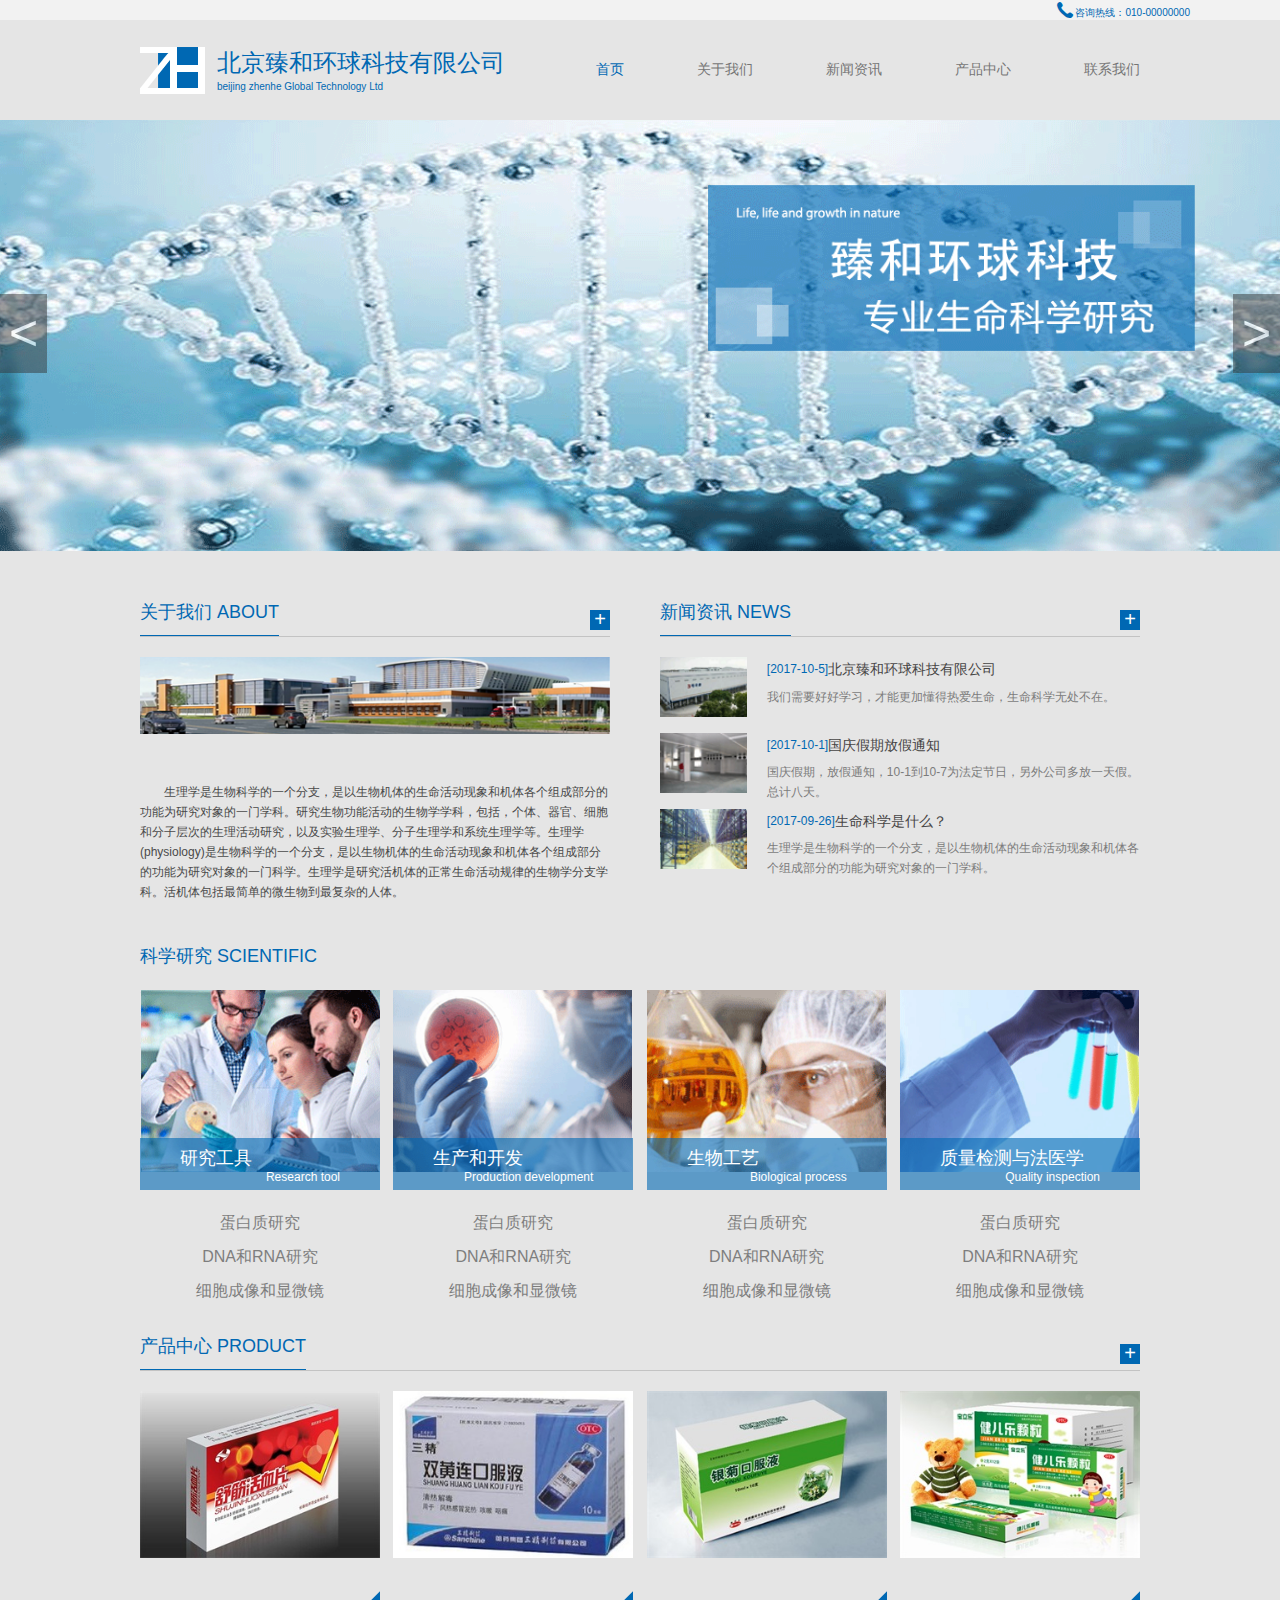
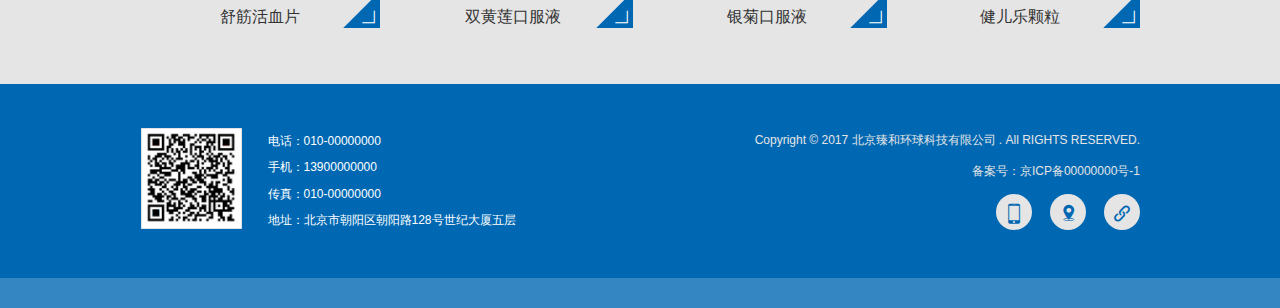
<file: index.html>
<!DOCTYPE html>
<html lang="en">
<head>
	<meta charset="UTF-8">
	<title>Document</title>
	<link rel="stylesheet" href="css/index.css">
	<link rel="stylesheet" href="iconfont/iconfont.css">
	
</head>
<body>
	<header>
		<div class="_headtop">
			<div class="_headtopcenter"><i class="iconfont">&#xe653;</i> 咨询热线：010-00000000</div>
		</div>
		<div class="_headcenter">
			<div class="_headleft">
				<div class="_hdleftimg">
					<img src="img/logo.png" alt="">
				</div>
				<div class="_leftname">
					<h1>北京臻和环球科技有限公司</h1>
					<h2>beijing zhenhe Global Technology Ltd</h2>
				</div>
			</div>
			<div class="_headright">
			<ul>
				<li><a href="">首页</a></li>
				<li><a href="gywm.html">关于我们</a></li>
				<li><a href="xwzx.html">新闻资讯</a></li>
				<li><a href="cpzx.html">产品中心</a></li>
				
				<li><a href="lxwm.html">联系我们</a></li>
			</ul>
			</div>
		</div>
		
		
	</header>
	<section class="_banner">
		<ul>
			<li><img src="img/banner1.png" alt=""></li>
			<li><img src="img/banner2.png" alt=""></li>
			<li><img src="img/banner3.png" alt=""></li>
			
			
			
		</ul>
		
		<a href="javascript:;" class="_bannerleft">&lt;</a>
		<a href="javascript:;" class="_bannerright">&gt;</a>
		
		
	</section>
	<main>
		<div class="_section1">
			<div class="_about_us">
				<div class="_ustop">
					<h3>关于我们 ABOUT</h3>
					<a href="gywm.html" class="_sect1jia">+</a>
					
				</div>
				<div class="_usbottom">
					<div class="_usbottom_img"><img src="img/aboutus1.png" alt=""></div>
					<p>生理学是生物科学的一个分支，是以生物机体的生命活动现象和机体各个组成部分的功能为研究对象的一门学科。研究生物功能活动的生物学学科，包括，个体、器官、细胞和分子层次的生理活动研究，以及实验生理学、分子生理学和系统生理学等。生理学(physiology)是生物科学的一个分支，是以生物机体的生命活动现象和机体各个组成部分的功能为研究对象的一门科学。生理学是研究活机体的正常生命活动规律的生物学分支学科。活机体包括最简单的微生物到最复杂的人体。</p>
				</div>
			</div>
			<div class="_new_infor">
				<div class="_ustop">
					<h3>新闻资讯 NEWS</h3>
					<a href="xwzx.html" class="_sect1jia">+</a>
				</div>
				<div class="_usbottom">
					<ul>
						<li><a href="xqy.html">
							<div class="_newsimg"><img src="img/news1.png" alt=""></div>
							<div class="_newstext">
								<span><h3>[2017-10-5]</h3>北京臻和环球科技有限公司</span>
								<h5>我们需要好好学习，才能更加懂得热爱生命，生命科学无处不在。</h5>
							</div>
						</a></li>
						<li><a href="">
							<div class="_newsimg"><img src="img/news2.png" alt=""></div>
							<div class="_newstext">
								<span><h3>[2017-10-1]</h3>国庆假期放假通知</span>
								<h5>国庆假期，放假通知，10-1到10-7为法定节日，另外公司多放一天假。总计八天。</h5>
							</div>
						</a></li>
						<li><a href="">
							<div class="_newsimg"><img src="img/news3.png" alt=""></div>
							<div class="_newstext">
								<span><h3>[2017-09-26]</h3>生命科学是什么？</span>
								<h5>生理学是生物科学的一个分支，是以生物机体的生命活动现象和机体各个组成部分的功能为研究对象的一门学科。</h5>
							</div>
						</a></li>	
					</ul>
				</div>
			</div>
		</div>
		
<!--	科学研究-->
	<div class="_section2">
		<div class="_sectitle">科学研究 SCIENTIFIC</div>
		<div class="_sect2main">
			<ul>
				<li><a href="">
					<div class="_imglist"><img src="img/kxyanjiu1.png" alt="">
					
					<div class="_zezhao">
						<h1>研究工具</h1>
						<h2>Research tool</h2>
					</div>
					</div>
					<div class="_kexuetext">
						<span>蛋白质研究</span>
						<span>DNA和RNA研究</span>
						<span>细胞成像和显微镜</span>
					</div>
				</a></li>
				<li><a href="">
					<div class="_imglist"><img src="img/kxyanjiu2.png" alt="">
					
					<div class="_zezhao">
						<h1>生产和开发</h1>
						<h2>Production development</h2>
					</div>
					</div>
					<div class="_kexuetext">
						<span>蛋白质研究</span>
						<span>DNA和RNA研究</span>
						<span>细胞成像和显微镜</span>
					</div>
				</a></li>
				<li><a href="">
					<div class="_imglist"><img src="img/kxyanjiu3.png" alt="">
					
					<div class="_zezhao">
						<h1>生物工艺</h1>
						<h2>Biological process</h2>
					</div>
					</div>
					<div class="_kexuetext">
						<span>蛋白质研究</span>
						<span>DNA和RNA研究</span>
						<span>细胞成像和显微镜</span>
					</div>
				</a></li>
				<li><a href="">
					<div class="_imglist"><img src="img/kxyanjiu4.png" alt="">
					
					<div class="_zezhao">
						<h1>质量检测与法医学</h1>
						<h2>Quality inspection</h2>
					</div>
					</div>
					<div class="_kexuetext">
						<span>蛋白质研究</span>
						<span>DNA和RNA研究</span>
						<span>细胞成像和显微镜</span>
					</div>
				</a></li>	
			</ul>	
		</div>	
	</div>
<!--产品中心=====================================-->
<div class="_section2">
		<div class="_ustop">
					<h3>产品中心 PRODUCT</h3>
					<a href="cpzx.html" class="_sect1jia">+</a>
					
				</div>
		<div class="_sect3main">
			<ul>
				<li><a href="">
					<div class="_imglist2"><img src="img/cp1.PNG" alt="">
					</div>
					<div class="_kexuetext">
						<h3>舒筋活血片</h3>
						<div class="_sanjiaox">
							<i class="iconfont">&#xe602;</i>
						</div>
					</div>
				</a></li>
				<li><a href="">
					<div class="_imglist2"><img src="img/cp2.PNG" alt="">
					</div>
					<div class="_kexuetext">
						<h3>双黄莲口服液</h3>
						<div class="_sanjiaox">
							<i class="iconfont">&#xe602;</i>
						</div>
					</div>
				</a></li>
				<li><a href="">
					<div class="_imglist2"><img src="img/cp3.PNG" alt="">
					</div>
					<div class="_kexuetext">
						<h3>银菊口服液</h3>
						<div class="_sanjiaox">
							<i class="iconfont">&#xe602;</i>
						</div>
					</div>
				</a></li>
				<li><a href="">
					<div class="_imglist2"><img src="img/cp4.PNG" alt="">
					</div>
					<div class="_kexuetext">
						<h3>健儿乐颗粒</h3>
						<div class="_sanjiaox">
							<i class="iconfont">&#xe602;</i>
						</div>
					</div>
				</a></li>
				
			</ul>	
		</div>	
	</div>
		
		
		
	</main>
	
	
	<footer>
		<div class="_foottop">
			<div class="_fttpcenter">
				<div class="_fttpleft">
					<div class="_lftimg"><img src="img/erweima.png" alt=""></div>
					<div class="_lfttext">
						<ul>
							<li>电话：010-00000000</li>
							<li>手机：13900000000</li>
							<li>传真：010-00000000</li>
							<li>地址：北京市朝阳区朝阳路128号世纪大厦五层</li>
						</ul>
					</div>
				</div>
				<div class="_fttpright">
					<h5>Copyright © 2017 北京臻和环球科技有限公司 . All RIGHTS RESERVED.</h5>
					<h5>备案号：京ICP备00000000号-1</h5>
					<div class="_fttprighticon">
						<a href="" class="_ico"><i class="iconfont">&#xe6b8;</i></a>
						<a href="" class="_ico"><i class="iconfont">&#xe613;</i></a>
						<a href="" class="_ico"><i class="iconfont">&#xe604;</i></a>
					</div>
					
				</div>
			</div>
		</div>
		<div class="_footbottom"></div>
		
	
			
		
	</footer>
</body>
</html>
<script>
	window.onload=function(){
		let baner=document.getElementsByClassName('_banner')[0];
		let banerul=baner.getElementsByTagName('ul')[0];
		let banimg=banerul.getElementsByTagName('li');
		let banleft=document.getElementsByClassName('_bannerleft')[0];
		let banright=document.getElementsByClassName('_bannerright')[0];
		let num=0;

		banimg[0].style.opacity='1';
		function fn(){
			num++;
			if(num==banimg.length){
				num=0;
			}
			for(let i=0;i<banimg.length;i++){
				banimg[i].style.opacity='0';
			}
			banimg[num].style.opacity='1';
			
		}
		function fn1(){
			num--;
			if(num==-1){
				num=banimg.length-1;
			}
			for(let i=0;i<banimg.length;i++){
				banimg[i].style.opacity='0';
			}
			banimg[num].style.opacity='1';
			
		}
	
	let t=setInterval(fn,3000);
		baner.onmouseover=function(){
			clearInterval(t);
			console.log(1);
		}
		baner.onmouseout=function(){
			t=setInterval(fn,3000);
			console.log(2);
		}
	banright.onclick=function(){
		
		fn();
	
	}
	banleft.onclick=function(){
		
		fn1();
	
	}

	



}




</script>
</file>
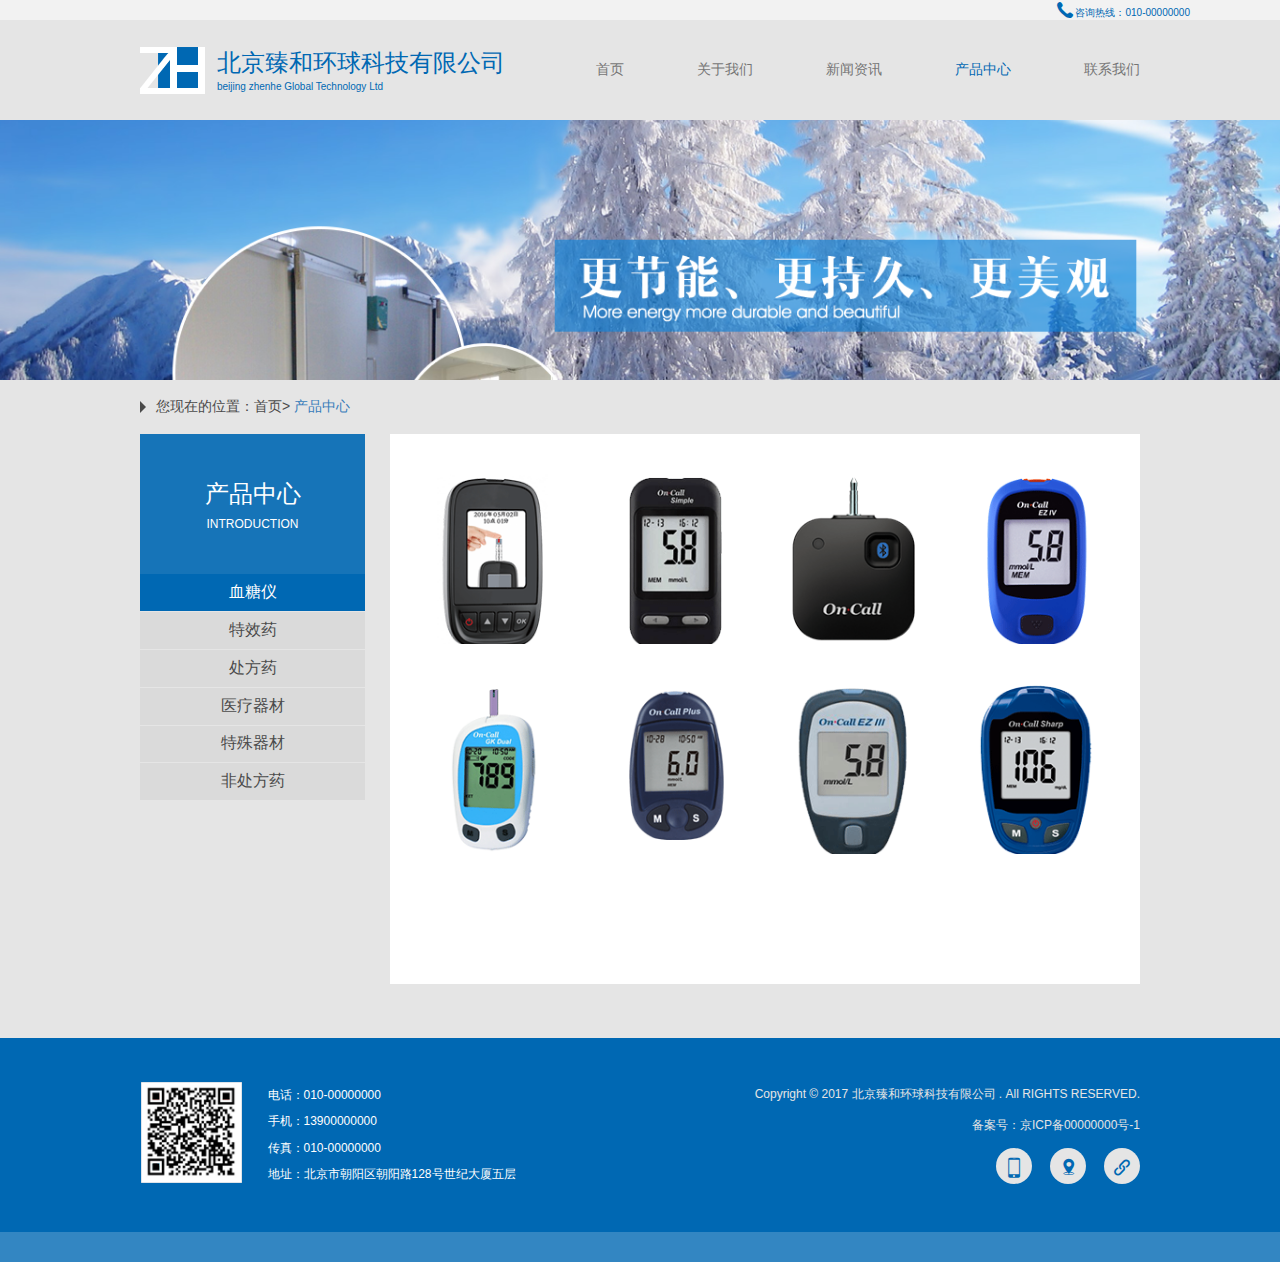
<file: cpzx.html>
<!DOCTYPE html>
<html lang="en">
<head>
	<meta charset="UTF-8">
	<title>Document</title>
	<link rel="stylesheet" href="css/cpzx.css">
	<link rel="stylesheet" href="iconfont/iconfont.css">
	<script src="js/jquery.min.js"></script>
</head>
<body>
	<header>
		<div class="_headtop">
			<div class="_headtopcenter"><i class="iconfont">&#xe653;</i> 咨询热线：010-00000000</div>
		</div>
		<div class="_headcenter">
			<div class="_headleft">
				<div class="_hdleftimg">
					<img src="img/logo.png" alt="">
				</div>
				<div class="_leftname">
					<h1>北京臻和环球科技有限公司</h1>
					<h2>beijing zhenhe Global Technology Ltd</h2>
				</div>
			</div>
			<div class="_headright">
			<ul>
				<li><a href="index.html">首页</a></li>
				<li><a href="gywm.html">关于我们</a></li>
				<li><a href="xwzx.html">新闻资讯</a></li>
				<li><a href="cpzx.html">产品中心</a></li>
				
				<li><a href="lxwm.html">联系我们</a></li>
			</ul>
			</div>
		</div>
		
		
	</header>
	<section>
		
		<img src="img/banner2.png" alt="">
		
	</section>
	<main>
		<div class="mainCenter">
			<div class="maintop">
				<div class="left">
					<div class="sanjiaoxin"></div>
					<h4>您现在的位置：首页&gt;</h4>
					<h4>产品中心</h4>
				</div>
				<div class="right">
					
				</div>
			</div>
			<div class="bigbox">
				<div class="left">
				<div class="leftTop">
					<h2>产品中心</h2>
					<h3>INTRODUCTION</h3>
				</div>
					<ul>
						<li class="leftjs">
							<h2>血糖仪</h2>
						</li>
						<li class="leftjs">
							<h2>特效药</h2>
						</li>
						<li class="leftjs">
							<h2>处方药</h2>
						</li>
						<li class="leftjs">
							<h2>医疗器材</h2>
						</li>
						<li class="leftjs">
							<h2>特殊器材</h2>
						</li>
						<li class="leftjs">
							<h2>非处方药</h2>
						</li>
						
						
					</ul>
				</div>
				<div class="right">
					<ul class="rightjs">
						<li><a href="xqy.html"><img src="img/xty11.png" alt="">
						
						<div class="_name">血糖仪AR-1</div>
						
						</a></li>
						<li><a href="xqy.html"><img src="img/xty12.png" alt="">
						<div class="_name">血糖仪AR-2</div>
						</a></li>
						<li><a href="xqy.html"><img src="img/xty13.png" alt="">
						<div class="_name">血糖仪SR-1</div>
						</a></li>
						<li><a href="xqy.html"><img src="img/xty14.png" alt="">
						<div class="_name">血糖仪ZN-1</div>
						</a></li>
						<li><a href="xqy.html"><img src="img/xty15.png" alt="">
						<div class="_name">血糖仪ZN-2</div>
						</a></li>
						<li><a href="xqy.html"><img src="img/xty16.png" alt="">
						<div class="_name">血糖仪ZN-S</div>
						</a></li>
						<li><a href="xqy.html"><img src="img/xty17.png" alt="">
						<div class="_name">血糖仪DW-1</div>
						</a></li>
						<li><a href="xqy.html"><img src="img/xty18.png" alt="">
						<div class="_name">血糖仪DW-2</div>
						</a></li>
					</ul>
					<ul class="rightjs">
						<li><a href="xqy.html"><img src="img/xty14.png" alt="">
						
						<div class="_name">血糖仪AR-1</div>
						
						</a></li>
						<li><a href="xqy.html"><img src="img/xty15.png" alt="">
						<div class="_name">血糖仪AR-2</div>
						</a></li>
						<li><a href="xqy.html"><img src="img/xty11.png" alt="">
						<div class="_name">血糖仪SR-1</div>
						</a></li>
						<li><a href="xqy.html"><img src="img/xty13.png" alt="">
						<div class="_name">血糖仪ZN-1</div>
						</a></li>
						<li><a href="xqy.html"><img src="img/xty12.png" alt="">
						<div class="_name">血糖仪ZN-2</div>
						</a></li>
						<li><a href="xqy.html"><img src="img/xty16.png" alt="">
						<div class="_name">血糖仪ZN-S</div>
						</a></li>
						<li><a href="xqy.html"><img src="img/xty17.png" alt="">
						<div class="_name">血糖仪DW-1</div>
						</a></li>
						<li><a href="xqy.html"><img src="img/xty18.png" alt="">
						<div class="_name">血糖仪DW-2</div>
						</a></li>
					</ul>
					<ul class="rightjs">
						<li><a href="xqy.html"><img src="img/xty18.png" alt="">
						
						<div class="_name">血糖仪AR-1</div>
						
						</a></li>
						<li><a href="xqy.html"><img src="img/xty17.png" alt="">
						<div class="_name">血糖仪AR-2</div>
						</a></li>
						<li><a href="xqy.html"><img src="img/xty16.png" alt="">
						<div class="_name">血糖仪SR-1</div>
						</a></li>
						<li><a href="xqy.html"><img src="img/xty15.png" alt="">
						<div class="_name">血糖仪ZN-1</div>
						</a></li>
						<li><a href="xqy.html"><img src="img/xty14.png" alt="">
						<div class="_name">血糖仪ZN-2</div>
						</a></li>
						<li><a href="xqy.html"><img src="img/xty13.png" alt="">
						<div class="_name">血糖仪ZN-S</div>
						</a></li>
						<li><a href="xqy.html"><img src="img/xty12.png" alt="">
						<div class="_name">血糖仪DW-1</div>
						</a></li>
						<li><a href="xqy.html"><img src="img/xty11.png" alt="">
						<div class="_name">血糖仪DW-2</div>
						</a></li>
					</ul>
					<ul class="rightjs">
						<li><a href="xqy.html"><img src="img/xty16.png" alt="">
						
						<div class="_name">血糖仪AR-1</div>
						
						</a></li>
						<li><a href="xqy.html"><img src="img/xty13.png" alt="">
						<div class="_name">血糖仪AR-2</div>
						</a></li>
						<li><a href="xqy.html"><img src="img/xty12.png" alt="">
						<div class="_name">血糖仪SR-1</div>
						</a></li>
						<li><a href="xqy.html"><img src="img/xty11.png" alt="">
						<div class="_name">血糖仪ZN-1</div>
						</a></li>
						<li><a href="xqy.html"><img src="img/xty15.png" alt="">
						<div class="_name">血糖仪ZN-2</div>
						</a></li>
						<li><a href="xqy.html"><img src="img/xty14.png" alt="">
						<div class="_name">血糖仪ZN-S</div>
						</a></li>
						<li><a href="xqy.html"><img src="img/xty17.png" alt="">
						<div class="_name">血糖仪DW-1</div>
						</a></li>
						<li><a href="xqy.html"><img src="img/xty18.png" alt="">
						<div class="_name">血糖仪DW-2</div>
						</a></li>
					</ul>
					<ul class="rightjs">
						<li><a href="xqy.html"><img src="img/xty13.png" alt="">
						
						<div class="_name">血糖仪AR-1</div>
						
						</a></li>
						<li><a href="xqy.html"><img src="img/xty12.png" alt="">
						<div class="_name">血糖仪AR-2</div>
						</a></li>
						<li><a href="xqy.html"><img src="img/xty11.png" alt="">
						<div class="_name">血糖仪SR-1</div>
						</a></li>
						<li><a href="xqy.html"><img src="img/xty14.png" alt="">
						<div class="_name">血糖仪ZN-1</div>
						</a></li>
						<li><a href="xqy.html"><img src="img/xty15.png" alt="">
						<div class="_name">血糖仪ZN-2</div>
						</a></li>
						<li><a href="xqy.html"><img src="img/xty18.png" alt="">
						<div class="_name">血糖仪ZN-S</div>
						</a></li>
						<li><a href="xqy.html"><img src="img/xty17.png" alt="">
						<div class="_name">血糖仪DW-1</div>
						</a></li>
						<li><a href="xqy.html"><img src="img/xty16.png" alt="">
						<div class="_name">血糖仪DW-2</div>
						</a></li>
					</ul>
					<ul class="rightjs">
						<li><a href="xqy.html"><img src="img/xty17.png" alt="">
						
						<div class="_name">血糖仪AR-1</div>
						
						</a></li>
						<li><a href="xqy.html"><img src="img/xty14.png" alt="">
						<div class="_name">血糖仪AR-2</div>
						</a></li>
						<li><a href="xqy.html"><img src="img/xty18.png" alt="">
						<div class="_name">血糖仪SR-1</div>
						</a></li>
						<li><a href="xqy.html"><img src="img/xty12.png" alt="">
						<div class="_name">血糖仪ZN-1</div>
						</a></li>
						<li><a href="xqy.html"><img src="img/xty15.png" alt="">
						<div class="_name">血糖仪ZN-2</div>
						</a></li>
						<li><a href="xqy.html"><img src="img/xty16.png" alt="">
						<div class="_name">血糖仪ZN-S</div>
						</a></li>
						<li><a href="xqy.html"><img src="img/xty11.png" alt="">
						<div class="_name">血糖仪DW-1</div>
						</a></li>
						<li><a href="xqy.html"><img src="img/xty13.png" alt="">
						<div class="_name">血糖仪DW-2</div>
						</a></li>
					</ul>
				</div>
			</div>
			
			
			
			
		</div>
	</main>
	<footer>
		<div class="_foottop">
			<div class="_fttpcenter">
				<div class="_fttpleft">
					<div class="_lftimg"><img src="img/erweima.png" alt=""></div>
					<div class="_lfttext">
						<ul>
							<li>电话：010-00000000</li>
							<li>手机：13900000000</li>
							<li>传真：010-00000000</li>
							<li>地址：北京市朝阳区朝阳路128号世纪大厦五层</li>
						</ul>
					</div>
				</div>
				<div class="_fttpright">
					<h5>Copyright © 2017 北京臻和环球科技有限公司 . All RIGHTS RESERVED.</h5>
					<h5>备案号：京ICP备00000000号-1</h5>
					<div class="_fttprighticon">
						<a href="" class="_ico"><i class="iconfont">&#xe6b8;</i></a>
						<a href="" class="_ico"><i class="iconfont">&#xe613;</i></a>
						<a href="" class="_ico"><i class="iconfont">&#xe604;</i></a>
					</div>
					
				</div>
			</div>
		</div>
		<div class="_footbottom"></div>
		
	
			
		
	</footer>
</body>
</html>
<script>
$('.rightjs').get(0).style.display='block';
$('.rightjs').get(0).style.display='flex';
	$('.leftjs').each(function(index, el) {

		$(el).mouseenter(function() {
			
			$('.rightjs').each(function(index,el){
				el.style.display='none';
				$('.leftjs').css('background','#dadada');
				$('.leftjs h2').css('color','#4a4a4a');
			})
			$('.rightjs').get(index).style.display='block';
			$('.rightjs').get(index).style.display='flex';
			el.style.background='#0068b3';
			$('.leftjs h2').eq(index).css('color','white');

		});
	});
		









</script>
</file>
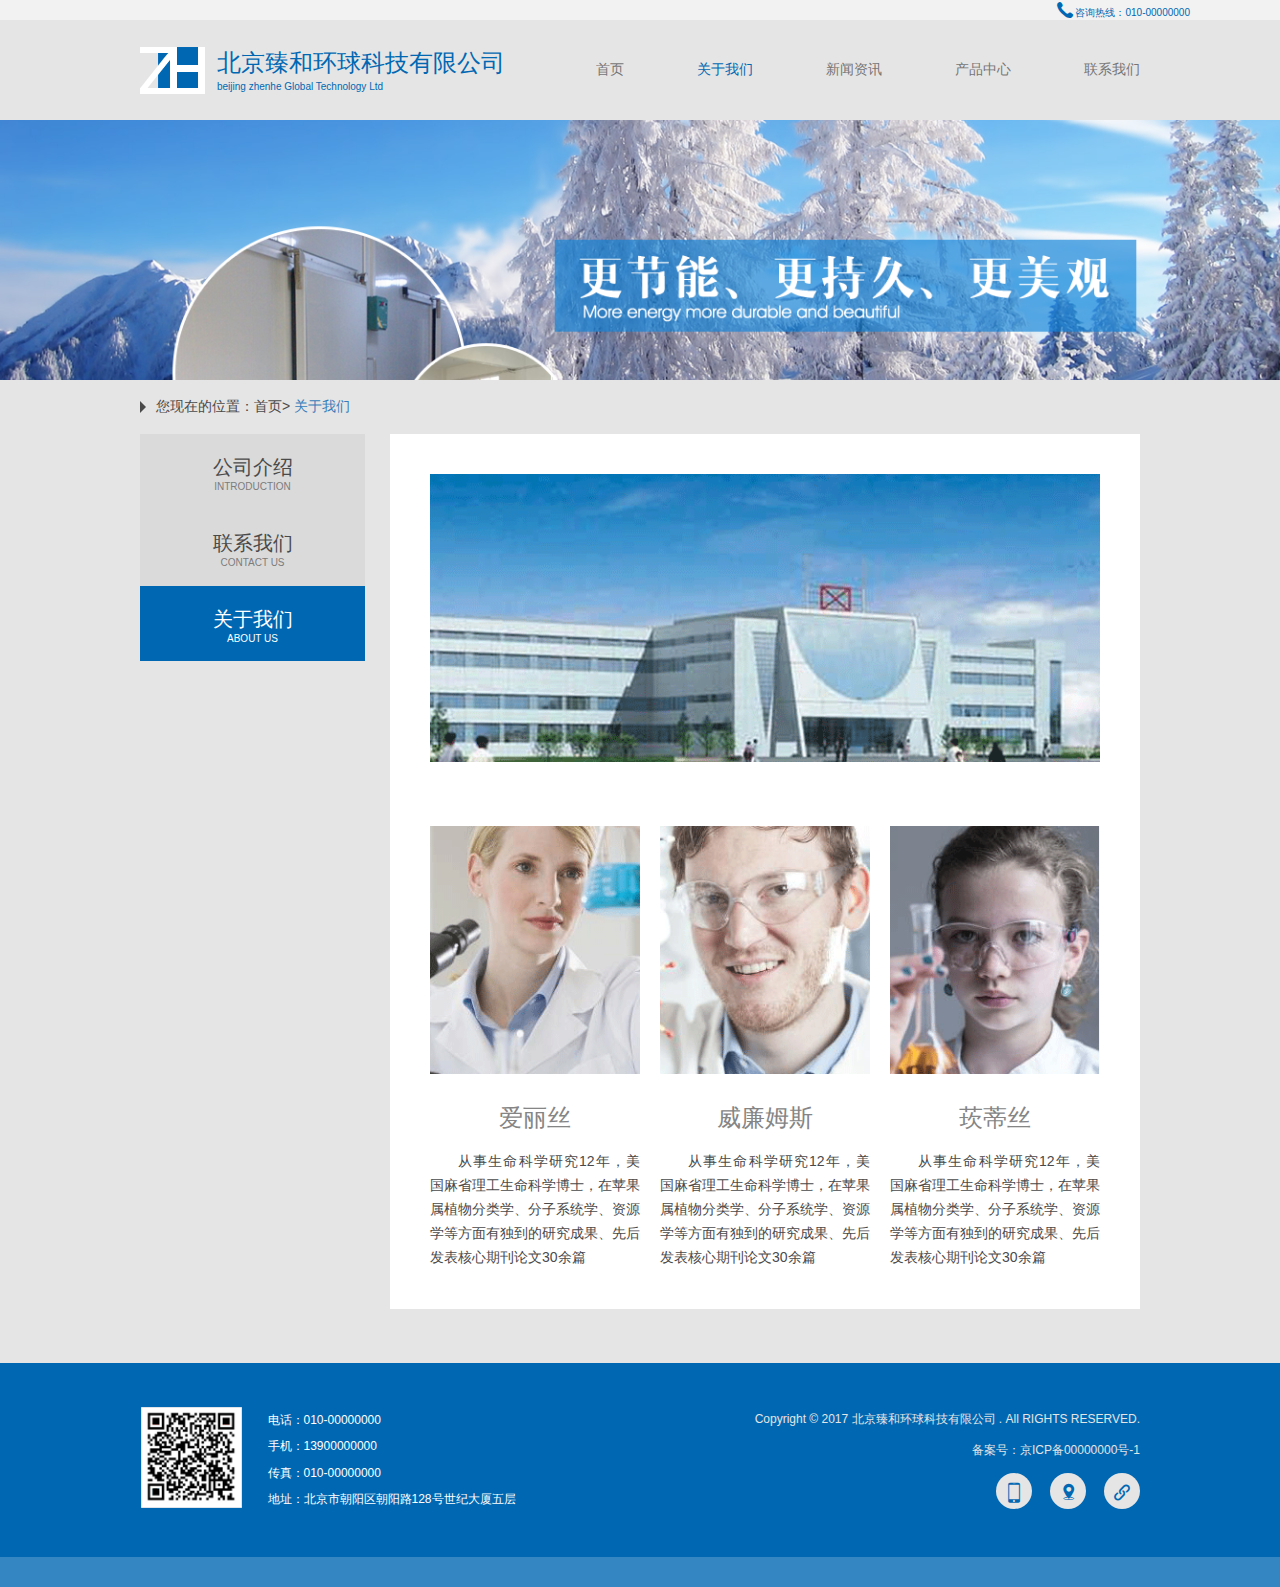
<file: gywmm.html>
<!DOCTYPE html>
<html lang="en">
<head>
	<meta charset="UTF-8">
	<title>Document</title>
	<link rel="stylesheet" href="css/gywmm.css">
	<link rel="stylesheet" href="iconfont/iconfont.css">
</head>
<body>
	<header>
		<div class="_headtop">
			<div class="_headtopcenter"><i class="iconfont">&#xe653;</i> 咨询热线：010-00000000</div>
		</div>
		<div class="_headcenter">
			<div class="_headleft">
				<div class="_hdleftimg">
					<img src="img/logo.png" alt="">
				</div>
				<div class="_leftname">
					<h1>北京臻和环球科技有限公司</h1>
					<h2>beijing zhenhe Global Technology Ltd</h2>
				</div>
			</div>
			<div class="_headright">
			<ul>
				<li><a href="index.html">首页</a></li>
				<li><a href="gywm.html">关于我们</a></li>
				<li><a href="xwzx.html">新闻资讯</a></li>
				<li><a href="cpzx.html">产品中心</a></li>
				
				<li><a href="lxwm.html">联系我们</a></li>
			</ul>
			</div>
		</div>
		
		
	</header>
	<section>
		
		<img src="img/banner2.png" alt="">
		
	</section>
	<main>
		<div class="mainCenter">
			<div class="maintop">
				<div class="left">
					<div class="sanjiaoxin"></div>
					<h4>您现在的位置：首页&gt;</h4>
					<h4>关于我们</h4>
				</div>
				<div class="right">
					
				</div>
			</div>
			<div class="bigbox">
				<div class="left">
					<ul>
						<li><a href="gywm.html">
							<h2>公司介绍</h2>
							<h3>INTRODUCTION</h3></a>
						</li>
						<li><a href="lxwm.html">
							<h2>联系我们</h2>
							<h3>CONTACT US</h3></a>
						</li>
						<li><a href="">
							<h2>关于我们</h2>
							<h3>ABOUT US</h3>
							</a>
						</li>
						
					</ul>
				</div>
				<div class="right">
					<div class="topimg"><img src="img/gywmm1.png" alt=""></div>
					<ul>
						<li><div class="liimg"><img src="img/gywmm2.png" alt=""></div>
							<h2>爱丽丝</h2>
							<p>从事生命科学研究12年，美国麻省理工生命科学博士，在苹果属植物分类学、分子系统学、资源学等方面有独到的研究成果、先后发表核心期刊论文30余篇</p>
						</li>
						<li><div class="liimg"><img src="img/gywmm3.png" alt=""></div>
							<h2>威廉姆斯</h2>
							<p>从事生命科学研究12年，美国麻省理工生命科学博士，在苹果属植物分类学、分子系统学、资源学等方面有独到的研究成果、先后发表核心期刊论文30余篇</p>
						</li>
						<li><div class="liimg"><img src="img/gywmm4.png" alt=""></div>
							<h2>莰蒂丝</h2>
							<p>从事生命科学研究12年，美国麻省理工生命科学博士，在苹果属植物分类学、分子系统学、资源学等方面有独到的研究成果、先后发表核心期刊论文30余篇</p>
						</li>
					</ul>
				</div>
			</div>
			
			
			
			
		</div>
	</main>
	<footer>
		<div class="_foottop">
			<div class="_fttpcenter">
				<div class="_fttpleft">
					<div class="_lftimg"><img src="img/erweima.png" alt=""></div>
					<div class="_lfttext">
						<ul>
							<li>电话：010-00000000</li>
							<li>手机：13900000000</li>
							<li>传真：010-00000000</li>
							<li>地址：北京市朝阳区朝阳路128号世纪大厦五层</li>
						</ul>
					</div>
				</div>
				<div class="_fttpright">
					<h5>Copyright © 2017 北京臻和环球科技有限公司 . All RIGHTS RESERVED.</h5>
					<h5>备案号：京ICP备00000000号-1</h5>
					<div class="_fttprighticon">
						<a href="" class="_ico"><i class="iconfont">&#xe6b8;</i></a>
						<a href="" class="_ico"><i class="iconfont">&#xe613;</i></a>
						<a href="" class="_ico"><i class="iconfont">&#xe604;</i></a>
					</div>
					
				</div>
			</div>
		</div>
		<div class="_footbottom"></div>
		
	
			
		
	</footer>
</body>
</html>
</file>
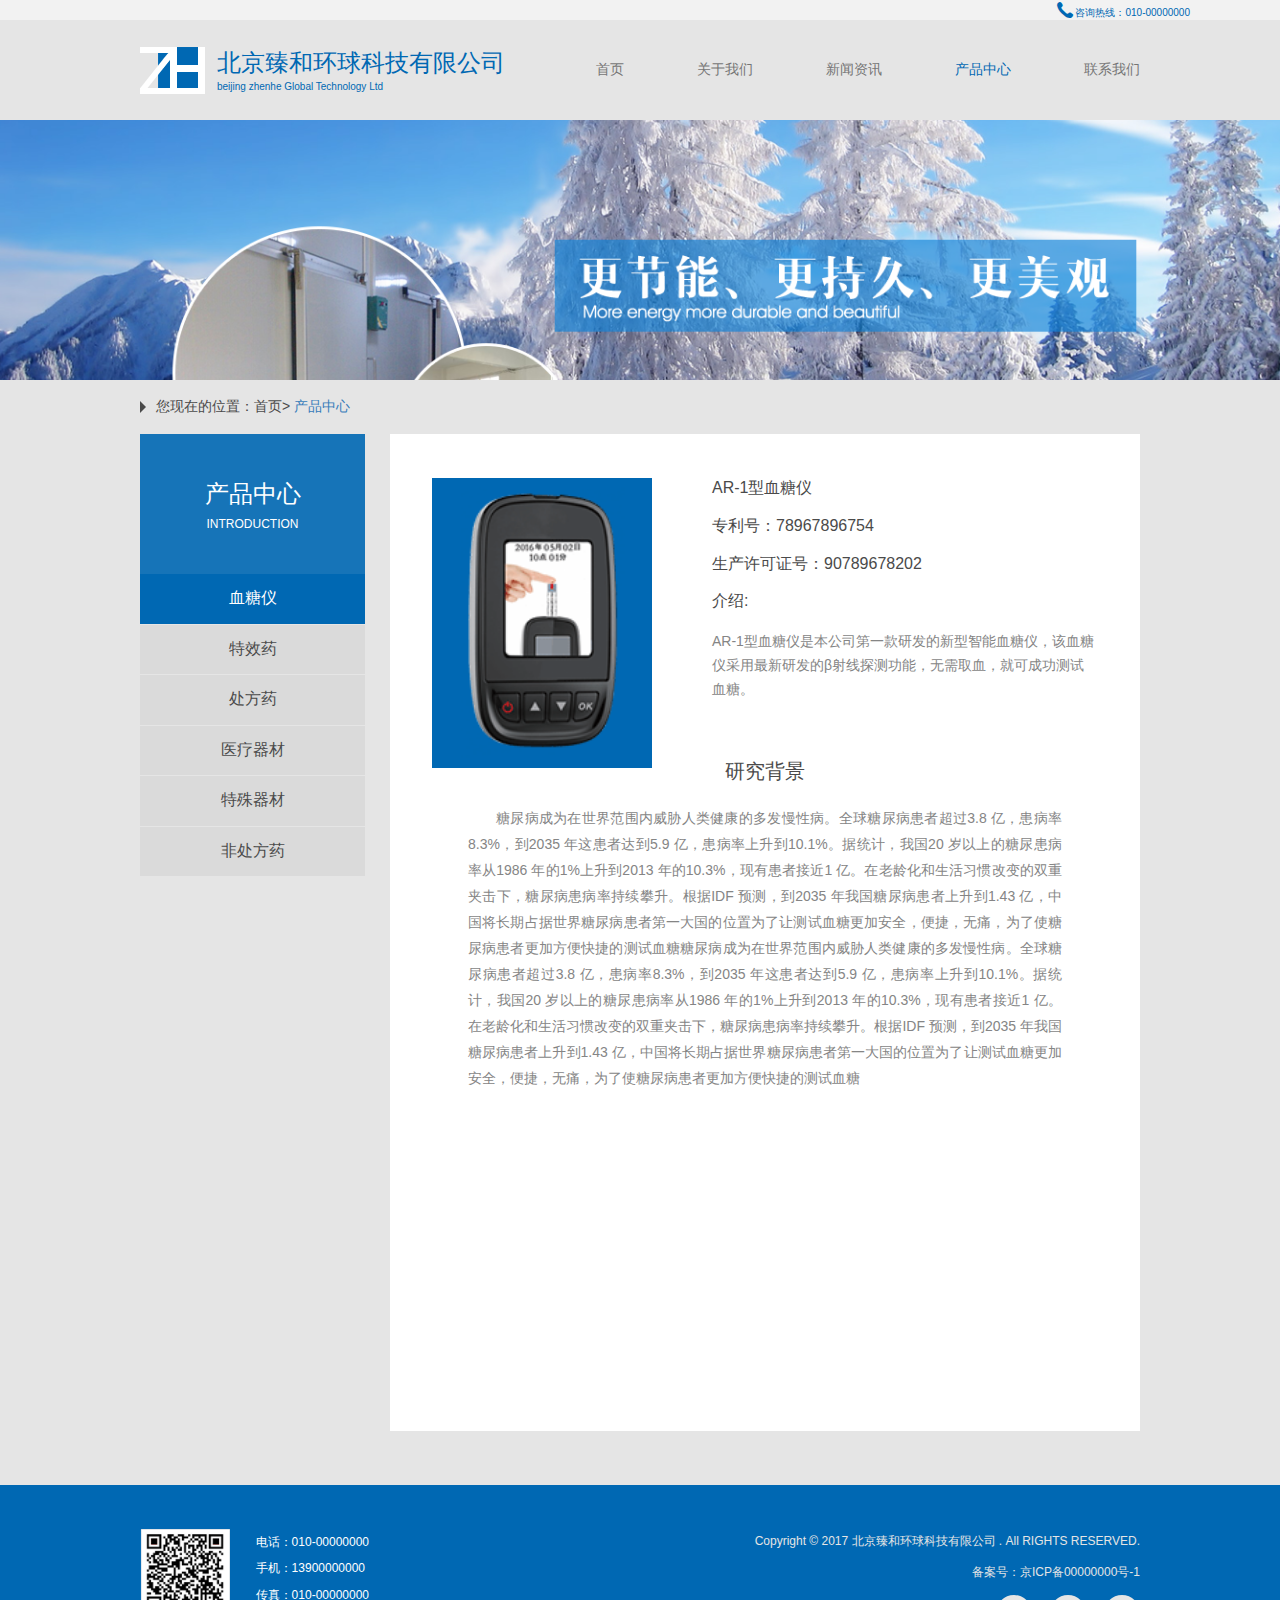
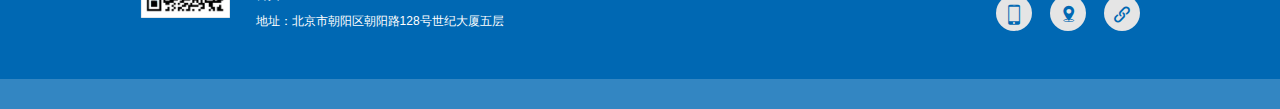
<file: xqy.html>
<!DOCTYPE html>
<html lang="en">
<head>
	<meta charset="UTF-8">
	<title>Document</title>
	<link rel="stylesheet" href="css/xqy.css">
	<link rel="stylesheet" href="iconfont/iconfont.css">
</head>
<body>
	<header>
		<div class="_headtop">
			<div class="_headtopcenter"><i class="iconfont">&#xe653;</i> 咨询热线：010-00000000</div>
		</div>
		<div class="_headcenter">
			<div class="_headleft">
				<div class="_hdleftimg">
					<img src="img/logo.png" alt="">
				</div>
				<div class="_leftname">
					<h1>北京臻和环球科技有限公司</h1>
					<h2>beijing zhenhe Global Technology Ltd</h2>
				</div>
			</div>
			<div class="_headright">
			<ul>
				<li><a href="index.html">首页</a></li>
				<li><a href="gywm.html">关于我们</a></li>
				<li><a href="xwzx.html">新闻资讯</a></li>
				<li><a href="cpzx.html">产品中心</a></li>
				
				<li><a href="lxwm.html">联系我们</a></li>
			</ul>
			</div>
		</div>
		
		
	</header>
	<section>
		
		<img src="img/banner2.png" alt="">
		
	</section>
	<main>
		<div class="mainCenter">
			<div class="maintop">
				<div class="left">
					<div class="sanjiaoxin"></div>
					<h4>您现在的位置：首页&gt;</h4>
					<h4>产品中心</h4>
				</div>
				<div class="right">
					
				</div>
			</div>
			<div class="bigbox">
				<div class="left">
				<div class="leftTop">
					<h2>产品中心</h2>
					<h3>INTRODUCTION</h3>
				</div>
					<ul>
						<li>
							<h2>血糖仪</h2>
						</li>
						<li>
							<h2>特效药</h2>
						</li>
						<li>
							<h2>处方药</h2>
						</li>
						<li>
							<h2>医疗器材</h2>
						</li>
						<li>
							<h2>特殊器材</h2>
						</li>
						<li>
							<h2>非处方药</h2>
						</li>
						
						
					</ul>
				</div>
				<div class="right">
					<div class="topbox">
						<div class="tu">
							<img src="img/xty1.png" alt="">
						</div>
						<div class="name">
							<h2>AR-1型血糖仪</h2>
							<h2>专利号：78967896754</h2>
							<h2>生产许可证号：90789678202</h2>
							<h3>介绍:</h3>
							<p>AR-1型血糖仪是本公司第一款研发的新型智能血糖仪，该血糖仪采用最新研发的β射线探测功能，无需取血，就可成功测试血糖。</p>
							
						</div>
						
					</div>
					<div class="mainbox">
							<h2>研究背景<p>糖尿病成为在世界范围内威胁人类健康的多发慢性病。全球糖尿病患者超过3.8 亿，患病率8.3%，到2035 年这患者达到5.9 亿，患病率上升到10.1%。据统计，我国20 岁以上的糖尿患病率从1986 年的1%上升到2013 年的10.3%，现有患者接近1 亿。在老龄化和生活习惯改变的双重夹击下，糖尿病患病率持续攀升。根据IDF 预测，到2035 年我国糖尿病患者上升到1.43 亿，中国将长期占据世界糖尿病患者第一大国的位置为了让测试血糖更加安全，便捷，无痛，为了使糖尿病患者更加方便快捷的测试血糖糖尿病成为在世界范围内威胁人类健康的多发慢性病。全球糖尿病患者超过3.8 亿，患病率8.3%，到2035 年这患者达到5.9 亿，患病率上升到10.1%。据统计，我国20 岁以上的糖尿患病率从1986 年的1%上升到2013 年的10.3%，现有患者接近1 亿。在老龄化和生活习惯改变的双重夹击下，糖尿病患病率持续攀升。根据IDF 预测，到2035 年我国糖尿病患者上升到1.43 亿，中国将长期占据世界糖尿病患者第一大国的位置为了让测试血糖更加安全，便捷，无痛，为了使糖尿病患者更加方便快捷的测试血糖</p></h2>
							</div>
				</div>
			</div>
			
			
			
			
		</div>
	</main>
	<footer>
		<div class="_foottop">
			<div class="_fttpcenter">
				<div class="_fttpleft">
					<div class="_lftimg"><img src="img/erweima.png" alt=""></div>
					<div class="_lfttext">
						<ul>
							<li>电话：010-00000000</li>
							<li>手机：13900000000</li>
							<li>传真：010-00000000</li>
							<li>地址：北京市朝阳区朝阳路128号世纪大厦五层</li>
						</ul>
					</div>
				</div>
				<div class="_fttpright">
					<h5>Copyright © 2017 北京臻和环球科技有限公司 . All RIGHTS RESERVED.</h5>
					<h5>备案号：京ICP备00000000号-1</h5>
					<div class="_fttprighticon">
						<a href="" class="_ico"><i class="iconfont">&#xe6b8;</i></a>
						<a href="" class="_ico"><i class="iconfont">&#xe613;</i></a>
						<a href="" class="_ico"><i class="iconfont">&#xe604;</i></a>
					</div>
					
				</div>
			</div>
		</div>
		<div class="_footbottom"></div>
		
	
			
		
	</footer>
</body>
</html>
</file>
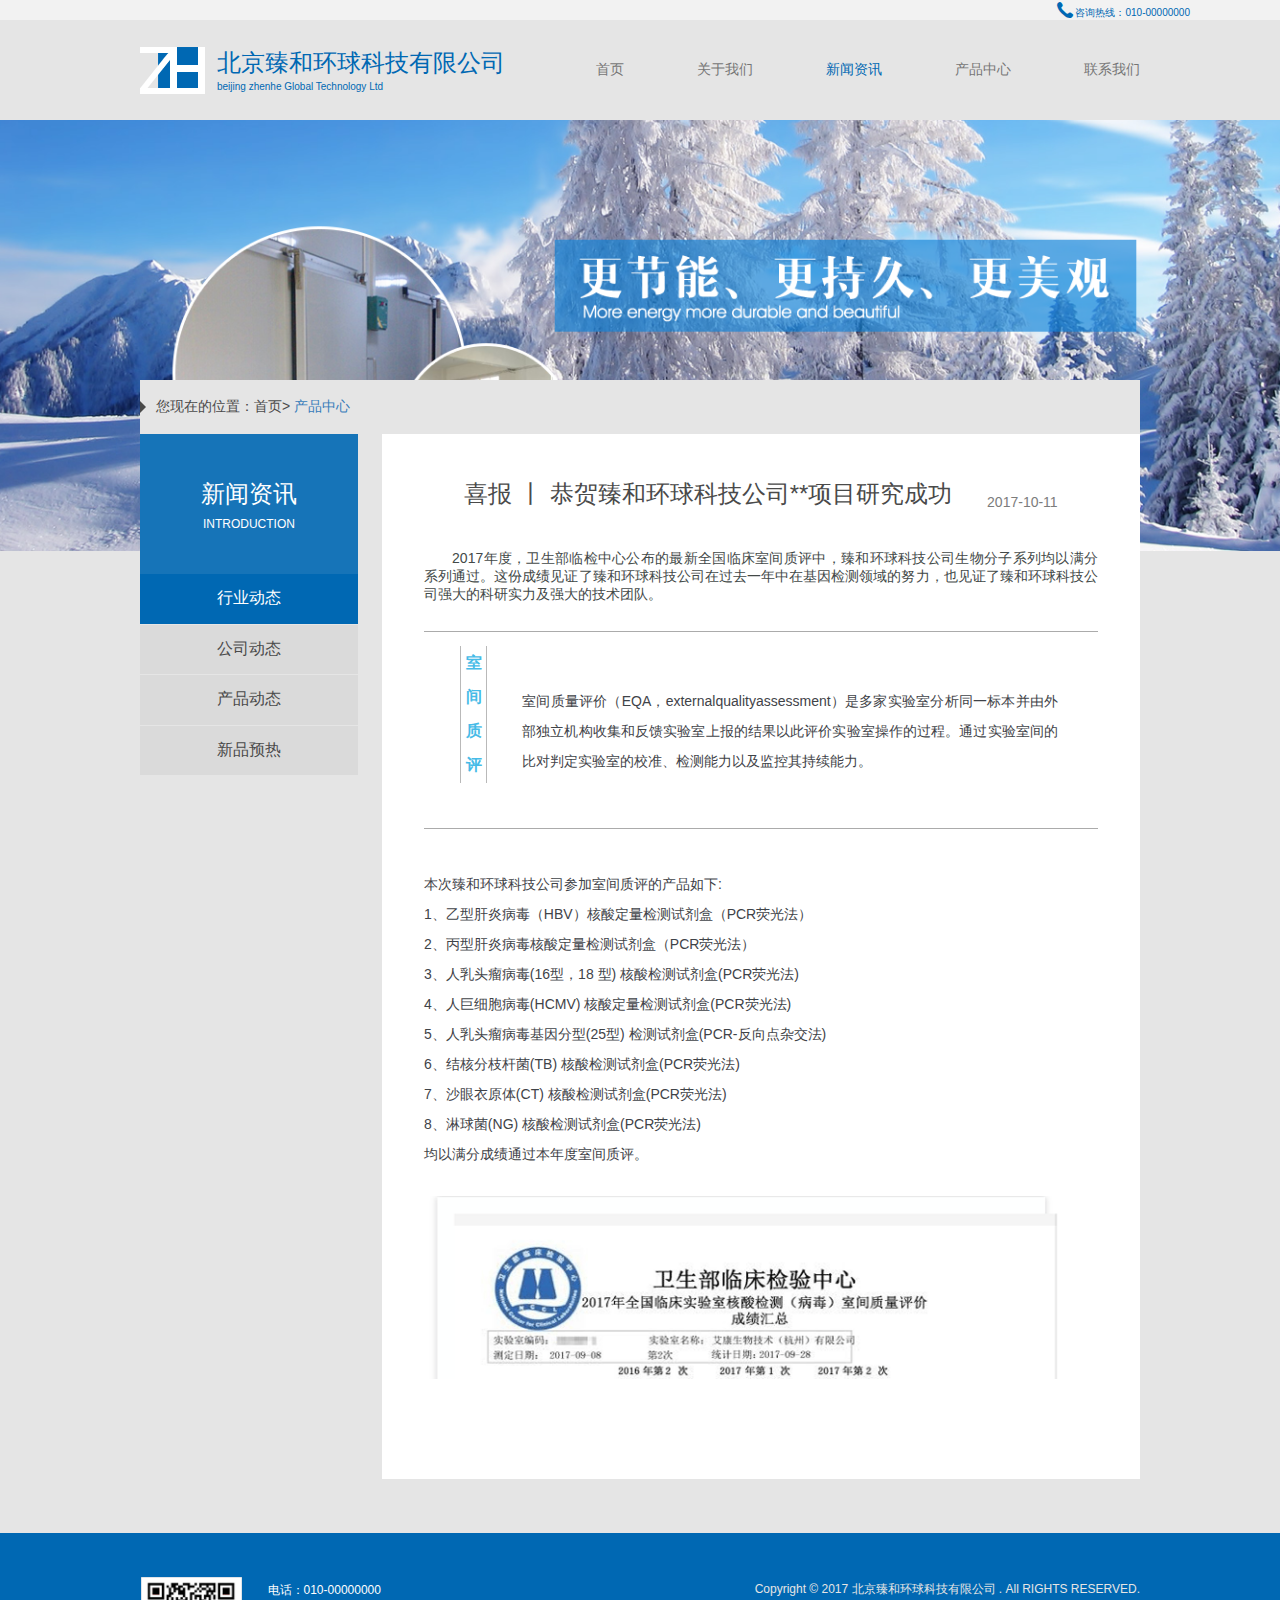
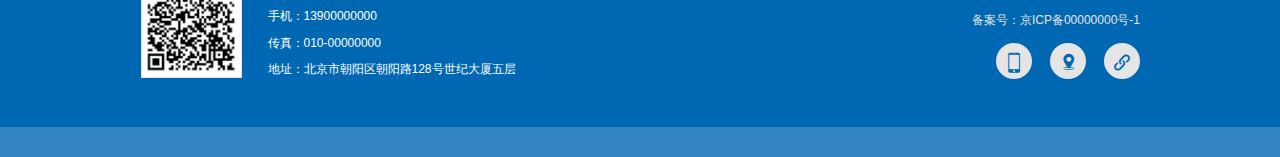
<file: xwxq.html>
<!DOCTYPE html>
<html lang="en">
<head>
	<meta charset="UTF-8">
	<title>Document</title>
	<link rel="stylesheet" href="css/xwxq.css">
	<link rel="stylesheet" href="iconfont/iconfont.css">
</head>
<body>
	<header>
		<div class="_headtop">
			<div class="_headtopcenter"><i class="iconfont">&#xe653;</i> 咨询热线：010-00000000</div>
		</div>
		<div class="_headcenter">
			<div class="_headleft">
				<div class="_hdleftimg">
					<img src="img/logo.png" alt="">
				</div>
				<div class="_leftname">
					<h1>北京臻和环球科技有限公司</h1>
					<h2>beijing zhenhe Global Technology Ltd</h2>
				</div>
			</div>
			<div class="_headright">
			<ul>
				<li><a href="index.html">首页</a></li>
				<li><a href="gywm.html">关于我们</a></li>
				<li><a href="xwzx.html">新闻资讯</a></li>
				<li><a href="cpzx.html">产品中心</a></li>
				
				<li><a href="lxwm.html">联系我们</a></li>
			</ul>
		
			</div>
		</div>
		
		
	</header>
	<section>
		
		<img src="img/banner2.png" alt="">
		
	</section>
	<main>
		<div class="mainCenter">
			<div class="maintop">
				<div class="left">
					<div class="sanjiaoxin"></div>
					<h4>您现在的位置：首页&gt;</h4>
					<h4>产品中心</h4>
				</div>
				<div class="right">
					
				</div>
			</div>
			<div class="bigbox">
				<div class="left">
				<div class="leftTop">
					<h2>新闻资讯</h2>
					<h3>INTRODUCTION</h3>
				</div>
					<ul>
						<li>
							<h2>行业动态</h2>
						</li>
						<li>
							<h2>公司动态</h2>
						</li>
						<li>
							<h2>产品动态</h2>
						</li>
						<li>
							<h2>新品预热</h2>
						</li>
						
						
						
					</ul>
				</div>
				<div class="right">
				<div class="top"><h1>喜报 丨 恭贺臻和环球科技公司**项目研究成功</h1>
				<h3>2017-10-11</h3>
				</div>
				<p>2017年度，卫生部临检中心公布的最新全国临床室间质评中，臻和环球科技公司生物分子系列均以满分系列通过。这份成绩见证了臻和环球科技公司在过去一年中在基因检测领域的努力，也见证了臻和环球科技公司强大的科研实力及强大的技术团队。</p>
				<div class="zhiping">
				<h2><b>室间质评</b></h2>	
					<p>室间质量评价（EQA，externalqualityassessment）是多家实验室分析同一标本并由外部独立机构收集和反馈实验室上报的结果以此评价实验室操作的过程。通过实验室间的比对判定实验室的校准、检测能力以及监控其持续能力。</p>
					
				</div>
				<p>本次臻和环球科技公司参加室间质评的产品如下:<br>
				1、乙型肝炎病毒（HBV）核酸定量检测试剂盒（PCR荧光法）<br>
				2、丙型肝炎病毒核酸定量检测试剂盒（PCR荧光法）<br>
				3、人乳头瘤病毒(16型，18 型) 核酸检测试剂盒(PCR荧光法)<br>
				4、人巨细胞病毒(HCMV) 核酸定量检测试剂盒(PCR荧光法)<br>
				5、人乳头瘤病毒基因分型(25型) 检测试剂盒(PCR-反向点杂交法)<br>
				6、结核分枝杆菌(TB) 核酸检测试剂盒(PCR荧光法)<br>
				7、沙眼衣原体(CT) 核酸检测试剂盒(PCR荧光法)<br>
				8、淋球菌(NG) 核酸检测试剂盒(PCR荧光法)<br>
				均以满分成绩通过本年度室间质评。<br>
				</p>
				<div class="btimg"><img src="img/xwxq1.png" alt=""></div>
			</div>
			
			
			
			</div>	
		</div>
	</main>
	<footer>
		<div class="_foottop">
			<div class="_fttpcenter">
				<div class="_fttpleft">
					<div class="_lftimg"><img src="img/erweima.png" alt=""></div>
					<div class="_lfttext">
						<ul>
							<li>电话：010-00000000</li>
							<li>手机：13900000000</li>
							<li>传真：010-00000000</li>
							<li>地址：北京市朝阳区朝阳路128号世纪大厦五层</li>
						</ul>
					</div>
				</div>
				<div class="_fttpright">
					<h5>Copyright © 2017 北京臻和环球科技有限公司 . All RIGHTS RESERVED.</h5>
					<h5>备案号：京ICP备00000000号-1</h5>
					<div class="_fttprighticon">
						<a href="" class="_ico"><i class="iconfont">&#xe6b8;</i></a>
						<a href="" class="_ico"><i class="iconfont">&#xe613;</i></a>
						<a href="" class="_ico"><i class="iconfont">&#xe604;</i></a>
					</div>
					
				</div>
			</div>
		</div>
		<div class="_footbottom"></div>
		
	
			
		
	</footer>
</body>
</html>
</file>
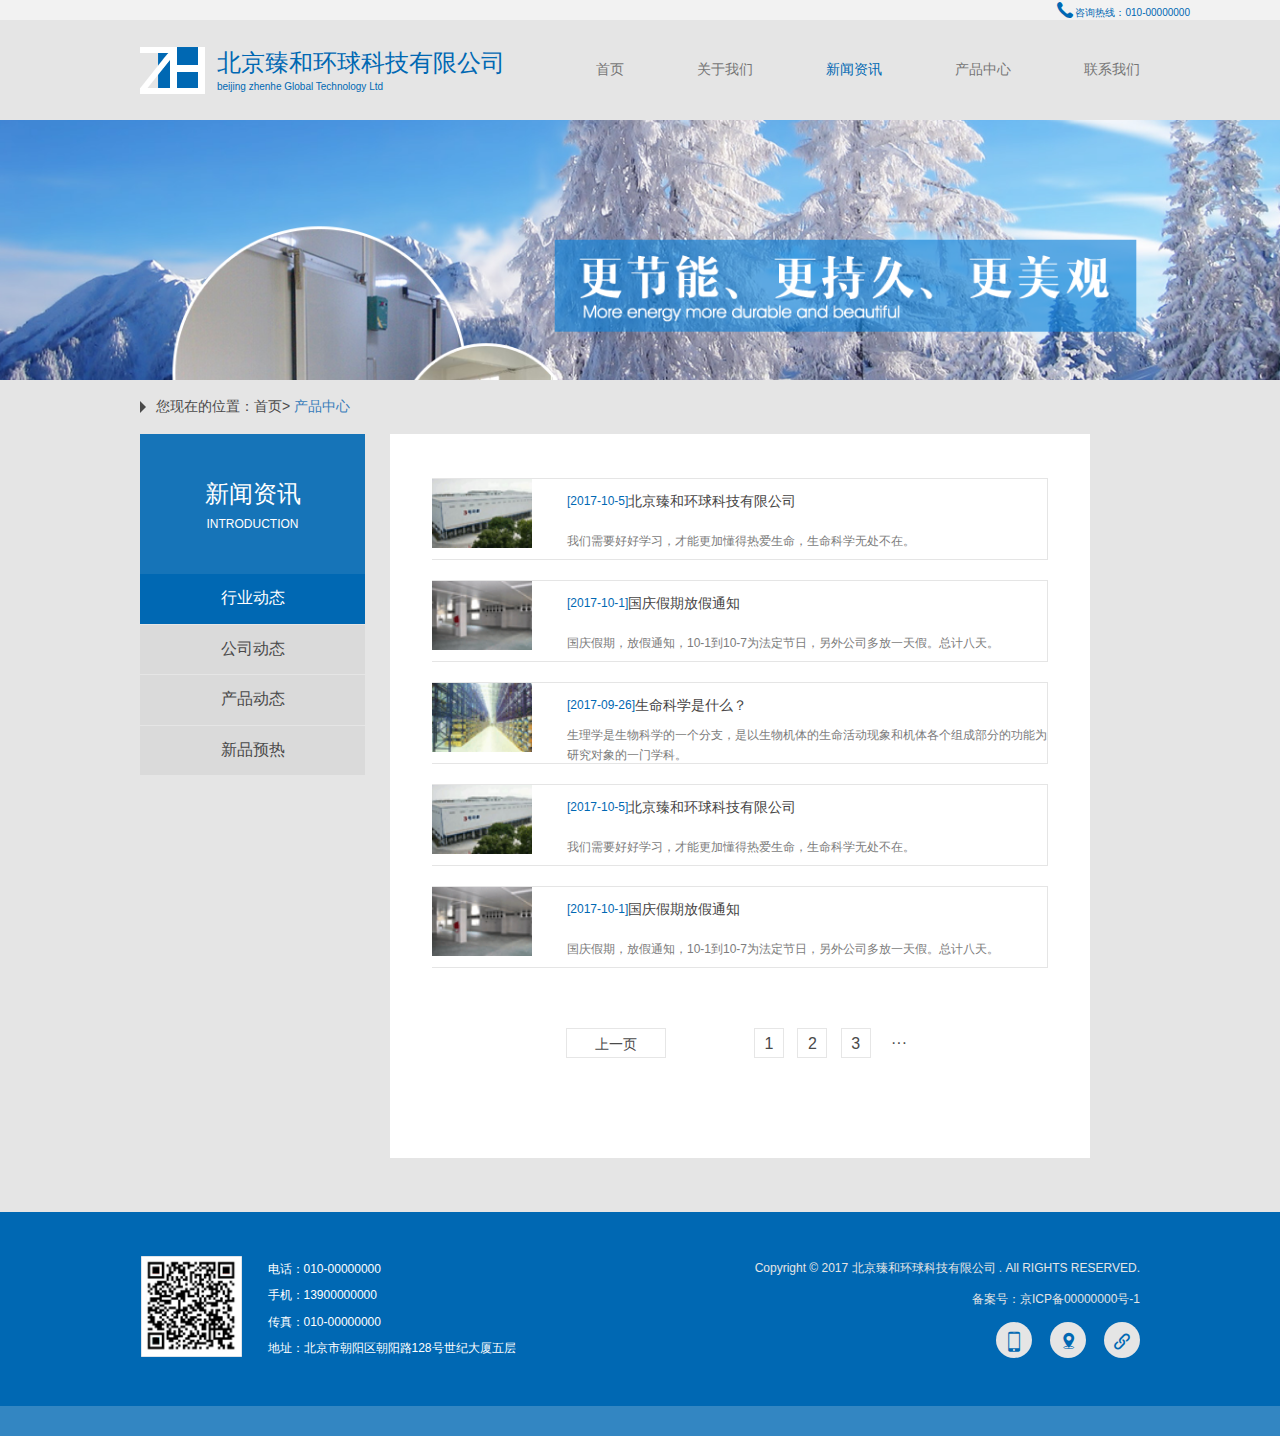
<file: xwzx.html>
<!DOCTYPE html>
<html lang="en">
<head>
	<meta charset="UTF-8">
	<title>Document</title>
	<link rel="stylesheet" href="css/xwzx.css">
	<link rel="stylesheet" href="iconfont/iconfont.css">
	<script src="js/jquery.min.js"></script>
</head>
<body>
	<header>
		<div class="_headtop">
			<div class="_headtopcenter"><i class="iconfont">&#xe653;</i> 咨询热线：010-00000000</div>
		</div>
		<div class="_headcenter">
			<div class="_headleft">
				<div class="_hdleftimg">
					<img src="img/logo.png" alt="">
				</div>
				<div class="_leftname">
					<h1>北京臻和环球科技有限公司</h1>
					<h2>beijing zhenhe Global Technology Ltd</h2>
				</div>
			</div>
			<div class="_headright">
			<ul>
				<li><a href="index.html">首页</a></li>
				<li><a href="gywm.html">关于我们</a></li>
				<li><a href="xwzx.html">新闻资讯</a></li>
				<li><a href="cpzx.html">产品中心</a></li>
				
				<li><a href="lxwm.html">联系我们</a></li>
			</ul>
		
			</div>
		</div>
		
		
	</header>
	<section>
		
		<img src="img/banner2.png" alt="">
		
	</section>
	<main>
		<div class="mainCenter">
			<div class="maintop">
				<div class="left">
					<div class="sanjiaoxin"></div>
					<h4>您现在的位置：首页&gt;</h4>
					<h4>产品中心</h4>
				</div>
				<div class="right">
					
				</div>
			</div>
			<div class="bigbox">
				<div class="left">
				<div class="leftTop">
					<h2>新闻资讯</h2>
					<h3>INTRODUCTION</h3>
				</div>
					<ul>
						<li class="leftjs">
							<h2>行业动态</h2>
						</li>
						<li class="leftjs">
							<h2>公司动态</h2>
						</li>
						<li class="leftjs">
							<h2>产品动态</h2>
						</li>
						<li class="leftjs">
							<h2>新品预热</h2>
						</li>
						
						
						
					</ul>
				</div>
				<div class="right rightjs">
				<ul>
					<li><a href="xwxq.html">
							<div class="_newsimg"><img src="img/news1.png" alt=""></div>
							<div class="_newstext">
								<span><h3>[2017-10-5]</h3>北京臻和环球科技有限公司</span>
								<h5>我们需要好好学习，才能更加懂得热爱生命，生命科学无处不在。</h5>
							</div>
						</a></li>
						<li><a href="xwxq.html">
							<div class="_newsimg"><img src="img/news2.png" alt=""></div>
							<div class="_newstext">
								<span><h3>[2017-10-1]</h3>国庆假期放假通知</span>
								<h5>国庆假期，放假通知，10-1到10-7为法定节日，另外公司多放一天假。总计八天。</h5>
							</div>
						</a></li>
						<li><a href="xwxq.html">
							<div class="_newsimg"><img src="img/news3.png" alt=""></div>
							<div class="_newstext">
								<span><h3>[2017-09-26]</h3>生命科学是什么？</span>
								<h5>生理学是生物科学的一个分支，是以生物机体的生命活动现象和机体各个组成部分的功能为研究对象的一门学科。</h5>
							</div>
						</a></li>
						<li><a href="xwxq.html">
							<div class="_newsimg"><img src="img/news1.png" alt=""></div>
							<div class="_newstext">
								<span><h3>[2017-10-5]</h3>北京臻和环球科技有限公司</span>
								<h5>我们需要好好学习，才能更加懂得热爱生命，生命科学无处不在。</h5>
							</div>
						</a></li>
						<li><a href="xwxq.html">
							<div class="_newsimg"><img src="img/news2.png" alt=""></div>
							<div class="_newstext">
								<span><h3>[2017-10-1]</h3>国庆假期放假通知</span>
								<h5>国庆假期，放假通知，10-1到10-7为法定节日，另外公司多放一天假。总计八天。</h5>
							</div>
						</a></li>
							
					</ul>
			<div class="fengye">
				<div class="left">上一页</div>
				<ul>
					
					<li>1</li>
					<li>2</li>
					<li>3</li>
					<li>···</li>
					
					
				</ul>
				<div class="right">下一页</div>
				
			</div>
					
					
					
					
				</div>
				<div class="right rightjs">
				<ul>
					<li><a href="xwxq.html">
							<div class="_newsimg"><img src="img/news3.png" alt=""></div>
							<div class="_newstext">
								<span><h3>[2017-09-26]</h3>生命科学是什么？</span>
								<h5>生理学是生物科学的一个分支，是以生物机体的生命活动现象和机体各个组成部分的功能为研究对象的一门学科。</h5>
							</div>
						</a></li>
						<li><a href="xwxq.html">
							<div class="_newsimg"><img src="img/news2.png" alt=""></div>
							<div class="_newstext">
								<span><h3>[2017-10-1]</h3>国庆假期放假通知</span>
								<h5>国庆假期，放假通知，10-1到10-7为法定节日，另外公司多放一天假。总计八天。</h5>
							</div>
						</a></li>
						<li><a href="xwxq.html">
							<div class="_newsimg"><img src="img/news1.png" alt=""></div>
							<div class="_newstext">
								<span><h3>[2017-10-5]</h3>北京臻和环球科技有限公司</span>
								<h5>我们需要好好学习，才能更加懂得热爱生命，生命科学无处不在。</h5>
							</div>
						</a></li>
						<li><a href="xwxq.html">
							<div class="_newsimg"><img src="img/news3.png" alt=""></div>
							<div class="_newstext">
								<span><h3>[2017-09-26]</h3>生命科学是什么？</span>
								<h5>生理学是生物科学的一个分支，是以生物机体的生命活动现象和机体各个组成部分的功能为研究对象的一门学科。</h5>
							</div>
						</a></li>
						
						<li><a href="xwxq.html">
							<div class="_newsimg"><img src="img/news2.png" alt=""></div>
							<div class="_newstext">
								<span><h3>[2017-10-1]</h3>国庆假期放假通知</span>
								<h5>国庆假期，放假通知，10-1到10-7为法定节日，另外公司多放一天假。总计八天。</h5>
							</div>
						</a></li>
							
					</ul>
			<div class="fengye">
				<div class="left">上一页</div>
				<ul>
					
					<li>1</li>
					<li>2</li>
					<li>3</li>
					<li>···</li>
					
					
				</ul>
				<div class="right">下一页</div>
				
			</div>
					
					
					
					
				</div>
				<div class="right rightjs">
				<ul>
					<li><a href="xwxq.html">
							<div class="_newsimg"><img src="img/news1.png" alt=""></div>
							<div class="_newstext">
								<span><h3>[2017-10-5]</h3>北京臻和环球科技有限公司</span>
								<h5>我们需要好好学习，才能更加懂得热爱生命，生命科学无处不在。</h5>
							</div>
						</a></li>
						<li><a href="xwxq.html">
							<div class="_newsimg"><img src="img/news2.png" alt=""></div>
							<div class="_newstext">
								<span><h3>[2017-10-1]</h3>国庆假期放假通知</span>
								<h5>国庆假期，放假通知，10-1到10-7为法定节日，另外公司多放一天假。总计八天。</h5>
							</div>
						</a></li>
						<li><a href="xwxq.html">
							<div class="_newsimg"><img src="img/news3.png" alt=""></div>
							<div class="_newstext">
								<span><h3>[2017-09-26]</h3>生命科学是什么？</span>
								<h5>生理学是生物科学的一个分支，是以生物机体的生命活动现象和机体各个组成部分的功能为研究对象的一门学科。</h5>
							</div>
						</a></li>
						<li><a href="xwxq.html">
							<div class="_newsimg"><img src="img/news1.png" alt=""></div>
							<div class="_newstext">
								<span><h3>[2017-10-5]</h3>北京臻和环球科技有限公司</span>
								<h5>我们需要好好学习，才能更加懂得热爱生命，生命科学无处不在。</h5>
							</div>
						</a></li>
						<li><a href="xwxq.html">
							<div class="_newsimg"><img src="img/news2.png" alt=""></div>
							<div class="_newstext">
								<span><h3>[2017-10-1]</h3>国庆假期放假通知</span>
								<h5>国庆假期，放假通知，10-1到10-7为法定节日，另外公司多放一天假。总计八天。</h5>
							</div>
						</a></li>
							
					</ul>
			<div class="fengye">
				<div class="left">上一页</div>
				<ul>
					
					<li>1</li>
					<li>2</li>
					<li>3</li>
					<li>···</li>
					
					
				</ul>
				<div class="right">下一页</div>
				
			</div>
					
					
					
					
				</div>
				<div class="right rightjs">
				<ul>
					<li><a href="xwxq.html">
							<div class="_newsimg"><img src="img/news2.png" alt=""></div>
							<div class="_newstext">
								<span><h3>[2017-10-1]</h3>国庆假期放假通知</span>
								<h5>国庆假期，放假通知，10-1到10-7为法定节日，另外公司多放一天假。总计八天。</h5>
							</div>
						</a></li>
					<li><a href="xwxq.html">
							<div class="_newsimg"><img src="img/news3.png" alt=""></div>
							<div class="_newstext">
								<span><h3>[2017-09-26]</h3>生命科学是什么？</span>
								<h5>生理学是生物科学的一个分支，是以生物机体的生命活动现象和机体各个组成部分的功能为研究对象的一门学科。</h5>
							</div>
						</a></li>
						
						<li><a href="xwxq.html">
							<div class="_newsimg"><img src="img/news1.png" alt=""></div>
							<div class="_newstext">
								<span><h3>[2017-10-5]</h3>北京臻和环球科技有限公司</span>
								<h5>我们需要好好学习，才能更加懂得热爱生命，生命科学无处不在。</h5>
							</div>
						</a></li>
						<li><a href="xwxq.html">
							<div class="_newsimg"><img src="img/news3.png" alt=""></div>
							<div class="_newstext">
								<span><h3>[2017-09-26]</h3>生命科学是什么？</span>
								<h5>生理学是生物科学的一个分支，是以生物机体的生命活动现象和机体各个组成部分的功能为研究对象的一门学科。</h5>
							</div>
						</a></li>
						
						<li><a href="xwxq.html">
							<div class="_newsimg"><img src="img/news2.png" alt=""></div>
							<div class="_newstext">
								<span><h3>[2017-10-1]</h3>国庆假期放假通知</span>
								<h5>国庆假期，放假通知，10-1到10-7为法定节日，另外公司多放一天假。总计八天。</h5>
							</div>
						</a></li>
							
					</ul>
			<div class="fengye">
				<div class="left">上一页</div>
				<ul>
					
					<li>1</li>
					<li>2</li>
					<li>3</li>
					<li>···</li>
					
					
				</ul>
				<div class="right">下一页</div>
				
			</div>
					
					
					
					
				</div>
			</div>
			
			
			
			
		</div>
	</main>
	<footer>
		<div class="_foottop">
			<div class="_fttpcenter">
				<div class="_fttpleft">
					<div class="_lftimg"><img src="img/erweima.png" alt=""></div>
					<div class="_lfttext">
						<ul>
							<li>电话：010-00000000</li>
							<li>手机：13900000000</li>
							<li>传真：010-00000000</li>
							<li>地址：北京市朝阳区朝阳路128号世纪大厦五层</li>
						</ul>
					</div>
				</div>
				<div class="_fttpright">
					<h5>Copyright © 2017 北京臻和环球科技有限公司 . All RIGHTS RESERVED.</h5>
					<h5>备案号：京ICP备00000000号-1</h5>
					<div class="_fttprighticon">
						<a href="" class="_ico"><i class="iconfont">&#xe6b8;</i></a>
						<a href="" class="_ico"><i class="iconfont">&#xe613;</i></a>
						<a href="" class="_ico"><i class="iconfont">&#xe604;</i></a>
					</div>
					
				</div>
			</div>
		</div>
		<div class="_footbottom"></div>
		
	
			
		
	</footer>
</body>
</html>
<script>
$('.rightjs').eq(0).css('display','block');
	$('.leftjs').each(function(index, el) {
		
		$(el).mouseenter(function() {
			$('.rightjs').each(function(index, el) {
				el.style.display='none';
				$('.leftjs h2').css('color','#4a4a4a');
				$('.leftjs').css('background','#dadada');
			});
			$('.rightjs').eq(index).css('display','block');
			$(el).css('background','#0068b3');
			$('.leftjs h2').eq(index).css('color','white');

		});
	});



</script>
</file>
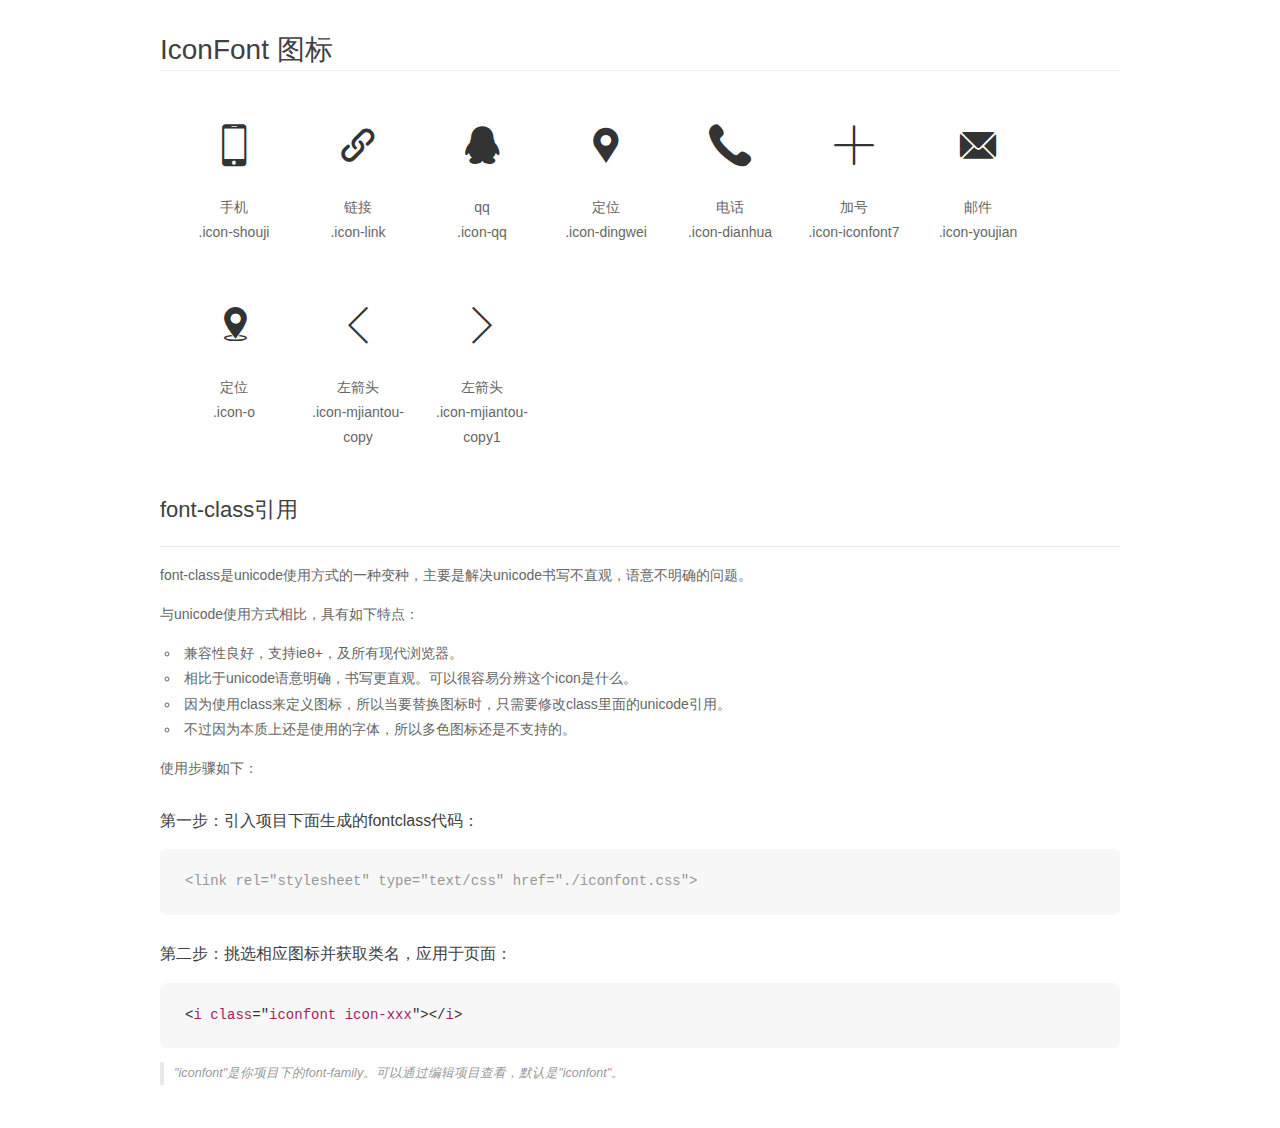
<file: iconfont/demo_fontclass.html>
<!DOCTYPE html>
<html>
<head>
    <meta charset="utf-8"/>
    <title>IconFont</title>
    <link rel="stylesheet" href="demo.css">
    <link rel="stylesheet" href="iconfont.css">
</head>
<body>
    <div class="main markdown">
        <h1>IconFont 图标</h1>
        <ul class="icon_lists clear">
            
                <li>
                <i class="icon iconfont icon-shouji"></i>
                    <div class="name">手机</div>
                    <div class="fontclass">.icon-shouji</div>
                </li>
            
                <li>
                <i class="icon iconfont icon-link"></i>
                    <div class="name">链接</div>
                    <div class="fontclass">.icon-link</div>
                </li>
            
                <li>
                <i class="icon iconfont icon-qq"></i>
                    <div class="name">qq</div>
                    <div class="fontclass">.icon-qq</div>
                </li>
            
                <li>
                <i class="icon iconfont icon-dingwei"></i>
                    <div class="name">定位</div>
                    <div class="fontclass">.icon-dingwei</div>
                </li>
            
                <li>
                <i class="icon iconfont icon-dianhua"></i>
                    <div class="name">电话</div>
                    <div class="fontclass">.icon-dianhua</div>
                </li>
            
                <li>
                <i class="icon iconfont icon-iconfont7"></i>
                    <div class="name">加号</div>
                    <div class="fontclass">.icon-iconfont7</div>
                </li>
            
                <li>
                <i class="icon iconfont icon-youjian"></i>
                    <div class="name">邮件</div>
                    <div class="fontclass">.icon-youjian</div>
                </li>
            
                <li>
                <i class="icon iconfont icon-o"></i>
                    <div class="name">定位</div>
                    <div class="fontclass">.icon-o</div>
                </li>
            
                <li>
                <i class="icon iconfont icon-mjiantou-copy"></i>
                    <div class="name">左箭头</div>
                    <div class="fontclass">.icon-mjiantou-copy</div>
                </li>
            
                <li>
                <i class="icon iconfont icon-mjiantou-copy1"></i>
                    <div class="name">左箭头</div>
                    <div class="fontclass">.icon-mjiantou-copy1</div>
                </li>
            
        </ul>

        <h2 id="font-class-">font-class引用</h2>
        <hr>

        <p>font-class是unicode使用方式的一种变种，主要是解决unicode书写不直观，语意不明确的问题。</p>
        <p>与unicode使用方式相比，具有如下特点：</p>
        <ul>
        <li>兼容性良好，支持ie8+，及所有现代浏览器。</li>
        <li>相比于unicode语意明确，书写更直观。可以很容易分辨这个icon是什么。</li>
        <li>因为使用class来定义图标，所以当要替换图标时，只需要修改class里面的unicode引用。</li>
        <li>不过因为本质上还是使用的字体，所以多色图标还是不支持的。</li>
        </ul>
        <p>使用步骤如下：</p>
        <h3 id="-fontclass-">第一步：引入项目下面生成的fontclass代码：</h3>


        <pre><code class="lang-js hljs javascript"><span class="hljs-comment">&lt;link rel="stylesheet" type="text/css" href="./iconfont.css"&gt;</span></code></pre>
        <h3 id="-">第二步：挑选相应图标并获取类名，应用于页面：</h3>
        <pre><code class="lang-css hljs">&lt;<span class="hljs-selector-tag">i</span> <span class="hljs-selector-tag">class</span>="<span class="hljs-selector-tag">iconfont</span> <span class="hljs-selector-tag">icon-xxx</span>"&gt;&lt;/<span class="hljs-selector-tag">i</span>&gt;</code></pre>
        <blockquote>
        <p>"iconfont"是你项目下的font-family。可以通过编辑项目查看，默认是"iconfont"。</p>
        </blockquote>
    </div>
</body>
</html>
</file>
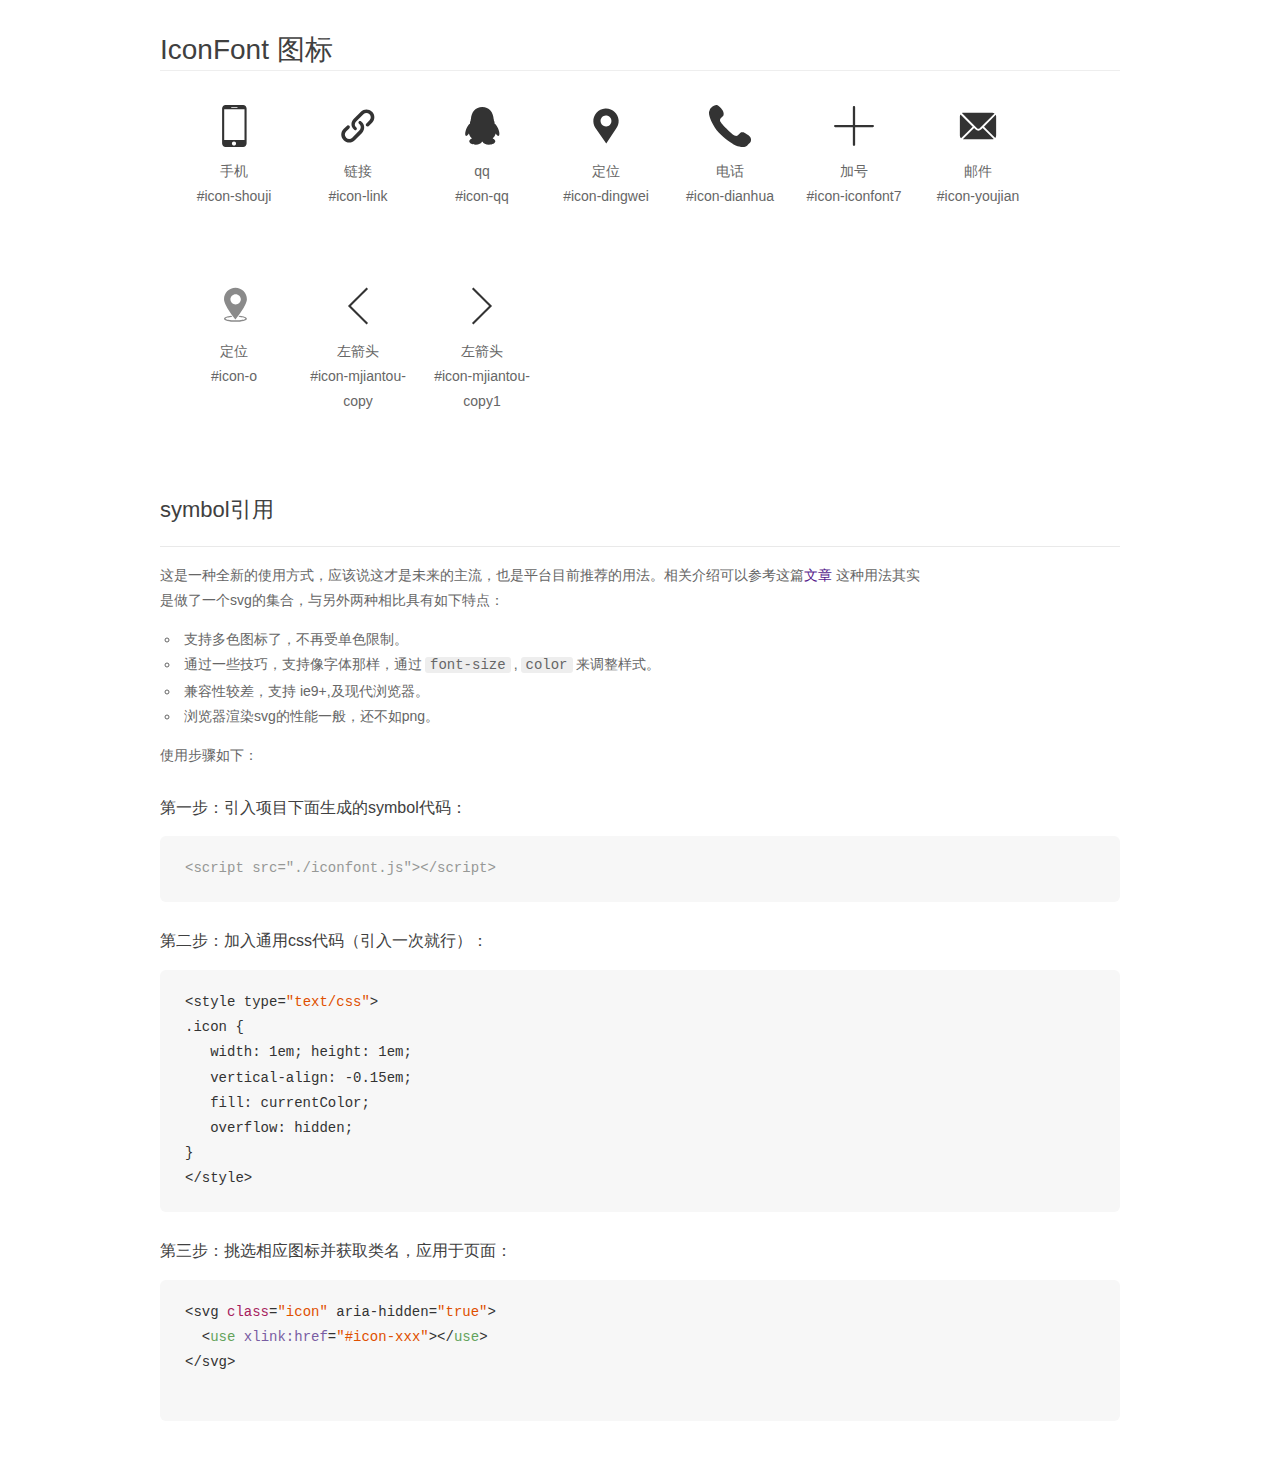
<file: iconfont/demo_symbol.html>
<!DOCTYPE html>
<html>
<head>
    <meta charset="utf-8"/>
    <title>IconFont</title>
    <link rel="stylesheet" href="demo.css">
    <script src="iconfont.js"></script>

    <style type="text/css">
        .icon {
          /* 通过设置 font-size 来改变图标大小 */
          width: 1em; height: 1em;
          /* 图标和文字相邻时，垂直对齐 */
          vertical-align: -0.15em;
          /* 通过设置 color 来改变 SVG 的颜色/fill */
          fill: currentColor;
          /* path 和 stroke 溢出 viewBox 部分在 IE 下会显示
             normalize.css 中也包含这行 */
          overflow: hidden;
        }

    </style>
</head>
<body>
    <div class="main markdown">
        <h1>IconFont 图标</h1>
        <ul class="icon_lists clear">
            
                <li>
                    <svg class="icon" aria-hidden="true">
                        <use xlink:href="#icon-shouji"></use>
                    </svg>
                    <div class="name">手机</div>
                    <div class="fontclass">#icon-shouji</div>
                </li>
            
                <li>
                    <svg class="icon" aria-hidden="true">
                        <use xlink:href="#icon-link"></use>
                    </svg>
                    <div class="name">链接</div>
                    <div class="fontclass">#icon-link</div>
                </li>
            
                <li>
                    <svg class="icon" aria-hidden="true">
                        <use xlink:href="#icon-qq"></use>
                    </svg>
                    <div class="name">qq</div>
                    <div class="fontclass">#icon-qq</div>
                </li>
            
                <li>
                    <svg class="icon" aria-hidden="true">
                        <use xlink:href="#icon-dingwei"></use>
                    </svg>
                    <div class="name">定位</div>
                    <div class="fontclass">#icon-dingwei</div>
                </li>
            
                <li>
                    <svg class="icon" aria-hidden="true">
                        <use xlink:href="#icon-dianhua"></use>
                    </svg>
                    <div class="name">电话</div>
                    <div class="fontclass">#icon-dianhua</div>
                </li>
            
                <li>
                    <svg class="icon" aria-hidden="true">
                        <use xlink:href="#icon-iconfont7"></use>
                    </svg>
                    <div class="name">加号</div>
                    <div class="fontclass">#icon-iconfont7</div>
                </li>
            
                <li>
                    <svg class="icon" aria-hidden="true">
                        <use xlink:href="#icon-youjian"></use>
                    </svg>
                    <div class="name">邮件</div>
                    <div class="fontclass">#icon-youjian</div>
                </li>
            
                <li>
                    <svg class="icon" aria-hidden="true">
                        <use xlink:href="#icon-o"></use>
                    </svg>
                    <div class="name">定位</div>
                    <div class="fontclass">#icon-o</div>
                </li>
            
                <li>
                    <svg class="icon" aria-hidden="true">
                        <use xlink:href="#icon-mjiantou-copy"></use>
                    </svg>
                    <div class="name">左箭头</div>
                    <div class="fontclass">#icon-mjiantou-copy</div>
                </li>
            
                <li>
                    <svg class="icon" aria-hidden="true">
                        <use xlink:href="#icon-mjiantou-copy1"></use>
                    </svg>
                    <div class="name">左箭头</div>
                    <div class="fontclass">#icon-mjiantou-copy1</div>
                </li>
            
        </ul>


        <h2 id="symbol-">symbol引用</h2>
        <hr>

        <p>这是一种全新的使用方式，应该说这才是未来的主流，也是平台目前推荐的用法。相关介绍可以参考这篇<a href="">文章</a>
        这种用法其实是做了一个svg的集合，与另外两种相比具有如下特点：</p>
        <ul>
          <li>支持多色图标了，不再受单色限制。</li>
          <li>通过一些技巧，支持像字体那样，通过<code>font-size</code>,<code>color</code>来调整样式。</li>
          <li>兼容性较差，支持 ie9+,及现代浏览器。</li>
          <li>浏览器渲染svg的性能一般，还不如png。</li>
        </ul>
        <p>使用步骤如下：</p>
        <h3 id="-symbol-">第一步：引入项目下面生成的symbol代码：</h3>
        <pre><code class="lang-js hljs javascript"><span class="hljs-comment">&lt;script src="./iconfont.js"&gt;&lt;/script&gt;</span></code></pre>
        <h3 id="-css-">第二步：加入通用css代码（引入一次就行）：</h3>
        <pre><code class="lang-js hljs javascript">&lt;style type=<span class="hljs-string">"text/css"</span>&gt;
.icon {
   width: <span class="hljs-number">1</span>em; height: <span class="hljs-number">1</span>em;
   vertical-align: <span class="hljs-number">-0.15</span>em;
   fill: currentColor;
   overflow: hidden;
}
&lt;<span class="hljs-regexp">/style&gt;</span></code></pre>
        <h3 id="-">第三步：挑选相应图标并获取类名，应用于页面：</h3>
        <pre><code class="lang-js hljs javascript">&lt;svg <span class="hljs-class"><span class="hljs-keyword">class</span></span>=<span class="hljs-string">"icon"</span> aria-hidden=<span class="hljs-string">"true"</span>&gt;<span class="xml"><span class="hljs-tag">
  &lt;<span class="hljs-name">use</span> <span class="hljs-attr">xlink:href</span>=<span class="hljs-string">"#icon-xxx"</span>&gt;</span><span class="hljs-tag">&lt;/<span class="hljs-name">use</span>&gt;</span>
</span>&lt;<span class="hljs-regexp">/svg&gt;
        </span></code></pre>
    </div>
</body>
</html>
</file>
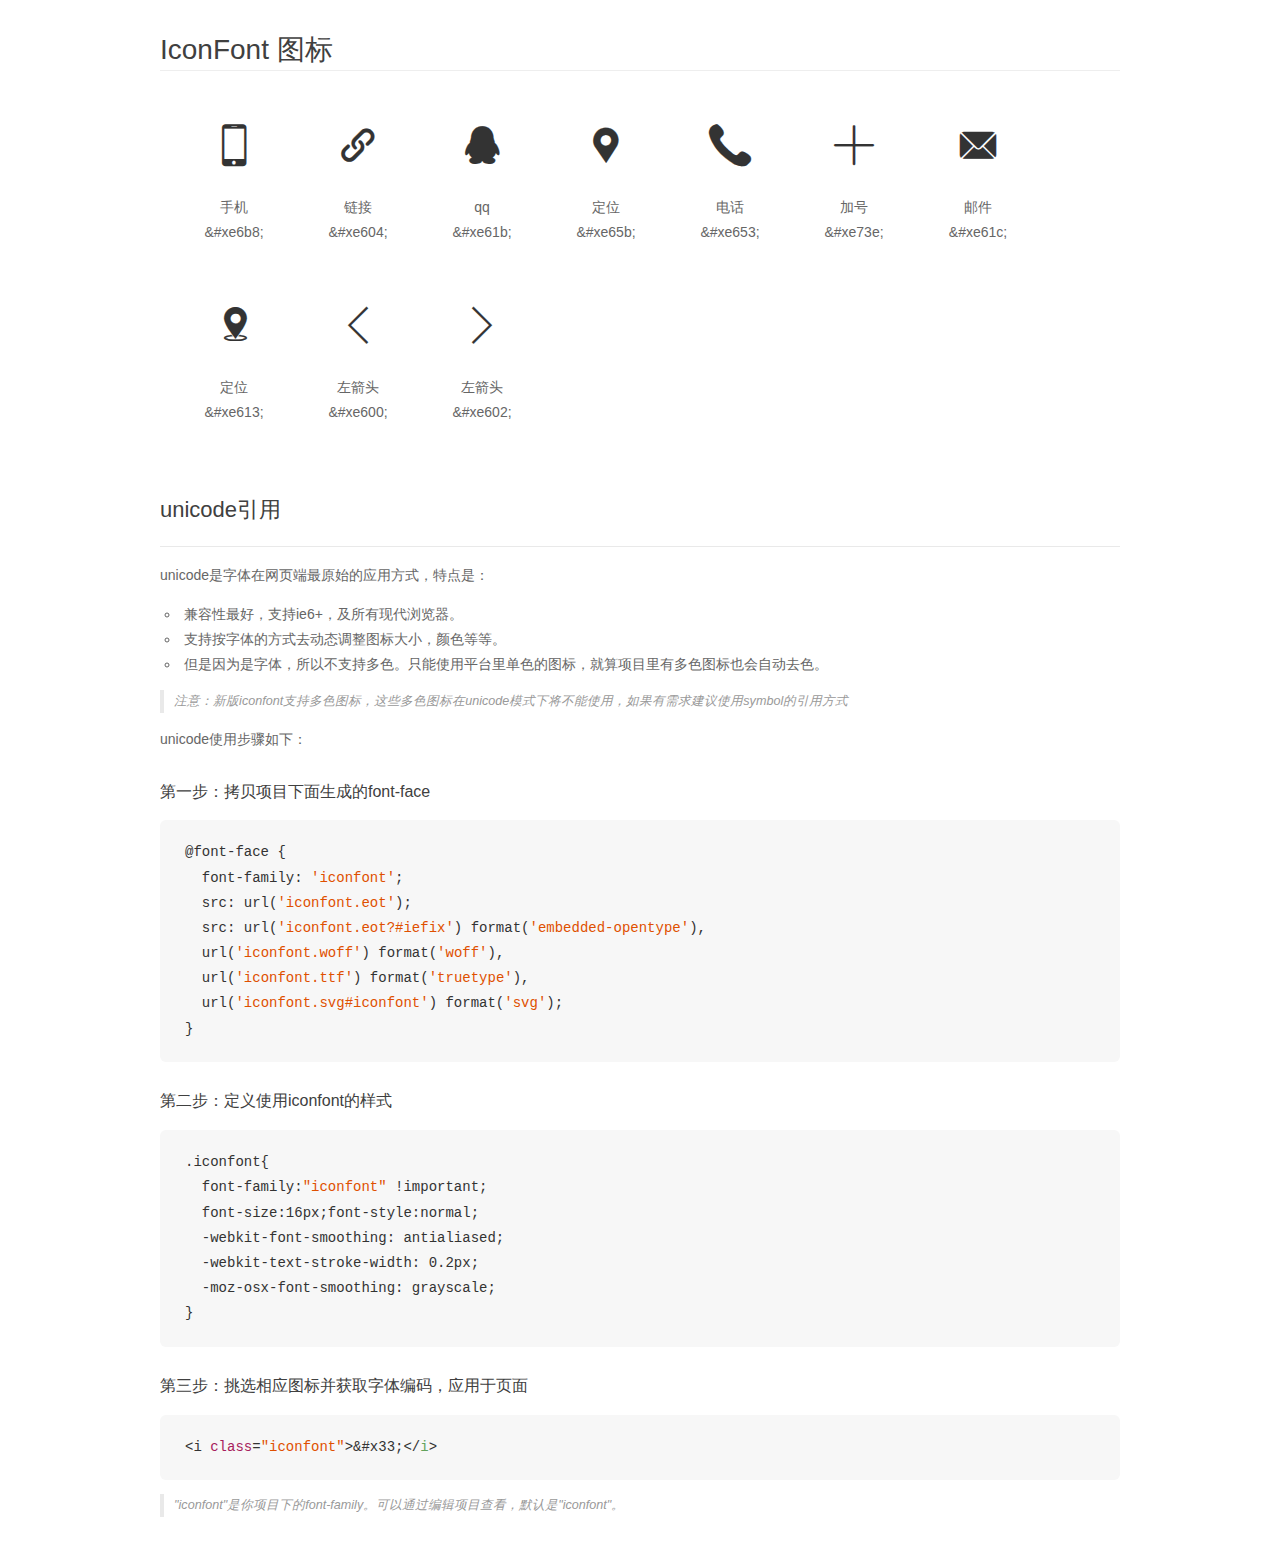
<file: iconfont/demo_unicode.html>
<!DOCTYPE html>
<html>
<head>
    <meta charset="utf-8"/>
    <title>IconFont</title>
    <link rel="stylesheet" href="demo.css">

    <style type="text/css">

        @font-face {font-family: "iconfont";
          src: url('iconfont.eot'); /* IE9*/
          src: url('iconfont.eot#iefix') format('embedded-opentype'), /* IE6-IE8 */
          url('iconfont.woff') format('woff'), /* chrome, firefox */
          url('iconfont.ttf') format('truetype'), /* chrome, firefox, opera, Safari, Android, iOS 4.2+*/
          url('iconfont.svg#iconfont') format('svg'); /* iOS 4.1- */
        }

        .iconfont {
          font-family:"iconfont" !important;
          font-size:16px;
          font-style:normal;
          -webkit-font-smoothing: antialiased;
          -webkit-text-stroke-width: 0.2px;
          -moz-osx-font-smoothing: grayscale;
        }

    </style>
</head>
<body>
    <div class="main markdown">
        <h1>IconFont 图标</h1>
        <ul class="icon_lists clear">
            
                <li>
                <i class="icon iconfont">&#xe6b8;</i>
                    <div class="name">手机</div>
                    <div class="code">&amp;#xe6b8;</div>
                </li>
            
                <li>
                <i class="icon iconfont">&#xe604;</i>
                    <div class="name">链接</div>
                    <div class="code">&amp;#xe604;</div>
                </li>
            
                <li>
                <i class="icon iconfont">&#xe61b;</i>
                    <div class="name">qq</div>
                    <div class="code">&amp;#xe61b;</div>
                </li>
            
                <li>
                <i class="icon iconfont">&#xe65b;</i>
                    <div class="name">定位</div>
                    <div class="code">&amp;#xe65b;</div>
                </li>
            
                <li>
                <i class="icon iconfont">&#xe653;</i>
                    <div class="name">电话</div>
                    <div class="code">&amp;#xe653;</div>
                </li>
            
                <li>
                <i class="icon iconfont">&#xe73e;</i>
                    <div class="name">加号</div>
                    <div class="code">&amp;#xe73e;</div>
                </li>
            
                <li>
                <i class="icon iconfont">&#xe61c;</i>
                    <div class="name">邮件</div>
                    <div class="code">&amp;#xe61c;</div>
                </li>
            
                <li>
                <i class="icon iconfont">&#xe613;</i>
                    <div class="name">定位</div>
                    <div class="code">&amp;#xe613;</div>
                </li>
            
                <li>
                <i class="icon iconfont">&#xe600;</i>
                    <div class="name">左箭头</div>
                    <div class="code">&amp;#xe600;</div>
                </li>
            
                <li>
                <i class="icon iconfont">&#xe602;</i>
                    <div class="name">左箭头</div>
                    <div class="code">&amp;#xe602;</div>
                </li>
            
        </ul>
        <h2 id="unicode-">unicode引用</h2>
        <hr>

        <p>unicode是字体在网页端最原始的应用方式，特点是：</p>
        <ul>
        <li>兼容性最好，支持ie6+，及所有现代浏览器。</li>
        <li>支持按字体的方式去动态调整图标大小，颜色等等。</li>
        <li>但是因为是字体，所以不支持多色。只能使用平台里单色的图标，就算项目里有多色图标也会自动去色。</li>
        </ul>
        <blockquote>
        <p>注意：新版iconfont支持多色图标，这些多色图标在unicode模式下将不能使用，如果有需求建议使用symbol的引用方式</p>
        </blockquote>
        <p>unicode使用步骤如下：</p>
        <h3 id="-font-face">第一步：拷贝项目下面生成的font-face</h3>
        <pre><code class="lang-js hljs javascript">@font-face {
  font-family: <span class="hljs-string">'iconfont'</span>;
  src: url(<span class="hljs-string">'iconfont.eot'</span>);
  src: url(<span class="hljs-string">'iconfont.eot?#iefix'</span>) format(<span class="hljs-string">'embedded-opentype'</span>),
  url(<span class="hljs-string">'iconfont.woff'</span>) format(<span class="hljs-string">'woff'</span>),
  url(<span class="hljs-string">'iconfont.ttf'</span>) format(<span class="hljs-string">'truetype'</span>),
  url(<span class="hljs-string">'iconfont.svg#iconfont'</span>) format(<span class="hljs-string">'svg'</span>);
}
</code></pre>
        <h3 id="-iconfont-">第二步：定义使用iconfont的样式</h3>
        <pre><code class="lang-js hljs javascript">.iconfont{
  font-family:<span class="hljs-string">"iconfont"</span> !important;
  font-size:<span class="hljs-number">16</span>px;font-style:normal;
  -webkit-font-smoothing: antialiased;
  -webkit-text-stroke-width: <span class="hljs-number">0.2</span>px;
  -moz-osx-font-smoothing: grayscale;
}
</code></pre>
        <h3 id="-">第三步：挑选相应图标并获取字体编码，应用于页面</h3>
        <pre><code class="lang-js hljs javascript">&lt;i <span class="hljs-class"><span class="hljs-keyword">class</span></span>=<span class="hljs-string">"iconfont"</span>&gt;&amp;#x33;<span class="xml"><span class="hljs-tag">&lt;/<span class="hljs-name">i</span>&gt;</span></span></code></pre>

        <blockquote>
        <p>"iconfont"是你项目下的font-family。可以通过编辑项目查看，默认是"iconfont"。</p>
        </blockquote>
    </div>


</body>
</html>
</file>
<file: css/index.css>
@import url( base.css);



header{
	width: 100%;
	height: 120px;
	display: flex;
	flex-wrap: wrap;
	justify-content: center;
	background: #e5e5e5;
	
}
._headtop{
	width: 100%;
	height: 20px;
	display: flex;
	justify-content: center;
	background: #f2f2f2;
}
._headtopcenter{
	width: 1100px;
	height: 100%;
	font-size: 10px;
	color: #0068b3;
	text-align: right;
	line-height: 20px;
	
}
._headcenter{
	width: 1000px;
	height: 100px;
	display: flex;
	justify-content: space-between;
}
._headleft{
	width: auto;
	height: 100px;
	display: flex;
	align-items: center;
}

._hdleftimg{
	width: 65px;
	height: 47px;
		
}
._leftname{
	width: 344px;
	height: 100%;
	padding: 27px 12px;
	color: #0068b3;
	display: flex;
	flex-wrap: wrap;
}

._leftname h1{
	font-size: 24px;

}
._leftname h2{
	font-size: 10px;

}
._headright{
	width: 544px;
	height: 100%;
	
}
._headright ul{
	height: 100%;
	font-size: 14px;
	
	display: flex;
	justify-content: space-between;
	align-items: center;
}
._headright ul li a{
	color: #757575;
}
._headright ul li:first-child a{
	color: #0068b3;
}


/*banner开始-------------------------------------------------------*/
._banner{
	width: 100%;
	height: 450px;
	position: relative;
	
	
}
._banner ul{
	width: 100%;
	height: 100%;
	position: relative;
	
}
._banner ul li{
	width: 100%;
	height: 100%;
	position: absolute;
	left: 0;
	top: 0;
	opacity: 0;
	transition: all 1s;
	
}
._bannerleft{
	display: block;
	position: absolute;
	width: 47px;
	height: 79px;
	background: rgba(51,51,51,0.8);
	left: 0;
	top:50%;
	margin-top: -51px;
	color: white;
	font-size: 50px;
	opacity: 0.6;
	text-align: center;
	line-height: 79px;
}
._bannerright{
	display: block;
	position: absolute;
	width: 47px;
	height: 79px;
	background:rgba(51,51,51,0.8);
	right: 0;
	top:50%;
	margin-top: -51px;
	color: white;
	font-size: 50px;
	opacity: 0.6;
	text-align: center;
	line-height: 79px;
}





/*底部开始---------------------*/
footer{
	width: 100%;
	height: 224px;
	
}
._foottop{
	width: 100%;
	height: 194px;
	background: #0068b3;
	display: flex;
	justify-content: center;
}
._footbottom{
	width: 100%;
	height: 30px;
	background: #3386c2;
}
._fttpcenter{
	width:1000px;
	height: 100%;
	display: flex;
	
}
._fttpleft{
	width: 50%;
	height: 100%;
	display: flex;
	align-items: center;
}
._lftimg{
	width: 107px;
	height: 106px;
	
}
._lfttext{
	width: 420px;
	height: 106px;
	font-size: 12px;
	color: white;
}
._lfttext ul{
	width: 100%;
	height: 100%;
	display: flex;
	flex-wrap: wrap;
	align-content: space-around;
}
._lfttext ul li{
	width: 100%;
	color: white;
	padding-left: 26px;
	
}
._fttpright{
	width: 50%;
	height: 100%;
	text-align: right;
	padding: 48px 0;
	display: flex;
	flex-wrap: wrap;
	align-content: space-between;
}
._fttpright h5{
	width: 100%;
	color: #e5e5e5;
	font-size: 12px;
}

._fttprighticon{
	width: 100%;
	display: flex;
	justify-content: flex-end;
}
._ico{
	width:36px;
	height: 36px;
	background: #e5e5e5;
	color: #0068b3;
	font-size: 20px;
	border-radius: 50%;
	margin-left: 18px;
	text-align: center;
	
}
._ico i{
	font-size: 20px;
	line-height: 39px;
	
}
body{
	background: #e5e5e5;
	display: flex;
	flex-wrap: wrap;
	justify-content: center;
	
}
/*主体开始*/
main{
	width: 1000px;
	height: auto;
	padding: 30px 0;
	
}
._section1{
	width: 100%;
	height: auto;
	display: flex;
	justify-content: space-between;
	
}
._about_us{
	width: 47%;
	height: auto;
	
	
}
._new_infor{
	width: 48%;
	height: auto;
	
	
}
._ustop{
	width: 100%;
	height: 37px;
	border-bottom: 1px solid #c3c3c3;
	display: flex;
	justify-content: space-between;
}
._ustop h3{
	display: inline-block;
	width: auto;
	font-size: 18px;
	color: #0068b3;
	border-bottom: 1px solid #0068b3;
	padding-bottom: 12px;
}
._sect1jia{
	display: inline-block;
	width: 20px;
	height: 20px;
	background: #0068b3;
	color:white;
	text-align: center;
	line-height: 18px;
	font-size: 20px;
	margin-top: 10px;
}
._usbottom{
	width: 100%;
	height: auto;
	padding: 20px 0;
	
}
._usbottom_img{
	width: 100%;
	height: 100px;
}
._usbottom p{
	margin-top: 25px;
	font-size: 12px;
	color: #4a4a4a;
	text-indent: 2em;
	line-height: 20px;
}
/*新闻资讯-----------------------------------------------*/

._new_infor ._usbottom ul{
	width: 100%;
	height: 100%;
	display: flex;
	flex-wrap: wrap;
	align-content: space-between;
	
}
._new_infor ._usbottom ul li{
	width: 100%;
	height: 56px;
	margin-bottom: 20px;
}
._new_infor ._usbottom ul li a{
	width: 100%;
	height: 56px;
	
	display: flex;
	justify-content: space-between;
	
}
._newsimg{
	width: 100px;
	height: 65px;
}
._newstext {
	width: 450px;
	height: 100%;
	display: flex;
	flex-wrap: wrap;
	
	padding: 5px 0;
	padding-left: 20px;
}
._newstext span{
	width: 100%;
	height: auto;
	font-size: 14px;
	color: #464444;
	display: flex;
	line-height: 14px;
}
._newstext span h3{
	font-size: 12px;
	color: #0068b3;
}
._newstext h5{
	font-size: 12px;
	color: #7c7c7c;
	line-height: 20px;
	margin-top: 10px;
	
}

/*科学研究-------------------------------------*/

._section2{
	width: 100%;
	height: auto;
	margin-bottom: 10px;
}
._sectitle{
	width: 100%;
	padding: 22px 0;
	font-size:18px;
	color: #0068b3;
}
._sect2main{
	width: 100%;
	
}
._sect2main ul{
	width: 100%;
	display: flex;
	justify-content: space-between;
}
._sect2main ul li{
	width: 24%;
	
}
._sect2main ul li:hover ._zezhao{
	background: rgba(0,0,0,0.4);
}
._sect2main ul li:hover ._kexuetext{
	background: #b7ccdb;
	
}
._sect2main ul li a{
	width: 100%;
	
}
._imglist{
	width: 100%;
	height: 200px;
	position: relative;
}._imglist2{
	width: 100%;
	height: 200px;
	position: relative;
	transition: all 0.5s;
	z-index: 999;
}
._imglist2:hover{
	transform:scale(1.05);
}




/*
._imglist:hover ._zezhao{
	background: rgba(86,87,91,0.6);
}
*/
._zezhao{
	width: 100%;
	height: 52px;
	background: rgba(0,104,179,0.6);
	position: absolute;
	left: 0;
	bottom: 0;
}
._zezhao h1{
	font-size: 18px;
	color: white;
	padding-left: 40px;
	padding-top:8px;
	line-height: normal;
}
._zezhao h2{
	font-size: 12px;
	color: white;
	text-align: right;
	padding-right: 40px;
}
._kexuetext{
	padding: 16px 0;
	width: 100%;

	font-size: 16px;
	color: #7e7e7e;
	display: flex;
	flex-wrap: wrap;
	position: relative;
	
}
._kexuetext span{
	width: 100%;
	text-align: center;
	line-height: 34px;
}
._kexuetext span:hover{
	background: #0068b3;
	color: white;
	font-size: 20px;
}


/*产品中心--------------------------------------------------------*/

._sect3main{
	margin-top: 20px;
	width: 100%;
	
}
._sect3main ul{
	width: 100%;
	display: flex;
	justify-content: space-between;
}
._sect3main ul li{
	width: 24%;
	
}
._kexuetext h3{
	width: 100%;
	font-size: 16px;
	color: #333333;
	text-align: center;
}
._sanjiaox{
	margin-top: 14px;
	width: 0;
	height: 0;
	border: 0;
	border-bottom: 26px solid transparent;
	border-top: 26px solid #0068b3;
	border-left: 26px solid transparent;
	border-right: 26px solid transparent;
	transform: rotate(-45deg);
	position: absolute;
	right: -26px;
	bottom: -10px;
}
._sanjiaox i{
	display:inline-block;
	font-size: 20px;
	color: white;
	transform: rotate(90deg) translate(-23px,10px);
	
}
</file>
<file: iconfont/iconfont.css>
@font-face {font-family: "iconfont";
  src: url('iconfont.eot?t=1509281611730'); /* IE9*/
  src: url('iconfont.eot?t=1509281611730#iefix') format('embedded-opentype'), /* IE6-IE8 */
  url('[data-uri]') format('woff'),
  url('iconfont.ttf?t=1509281611730') format('truetype'), /* chrome, firefox, opera, Safari, Android, iOS 4.2+*/
  url('iconfont.svg?t=1509281611730#iconfont') format('svg'); /* iOS 4.1- */
}

.iconfont {
  font-family:"iconfont" !important;
  font-size:16px;
  font-style:normal;
  -webkit-font-smoothing: antialiased;
  -moz-osx-font-smoothing: grayscale;
}

.icon-shouji:before { content: "\e6b8"; }

.icon-link:before { content: "\e604"; }

.icon-qq:before { content: "\e61b"; }

.icon-dingwei:before { content: "\e65b"; }

.icon-dianhua:before { content: "\e653"; }

.icon-iconfont7:before { content: "\e73e"; }

.icon-youjian:before { content: "\e61c"; }

.icon-o:before { content: "\e613"; }

.icon-mjiantou-copy:before { content: "\e600"; }

.icon-mjiantou-copy1:before { content: "\e602"; }
</file>
<file: css/cpzx.css>
@import url( base.css);



header{
	width: 100%;
	height: 120px;
	display: flex;
	flex-wrap: wrap;
	justify-content: center;
	background: #e5e5e5;
	
}
._headtop{
	width: 100%;
	height: 20px;
	display: flex;
	justify-content: center;
	background: #f2f2f2;
}
._headtopcenter{
	width: 1100px;
	height: 100%;
	font-size: 10px;
	color: #0068b3;
	text-align: right;
	line-height: 20px;
	
}
._headcenter{
	width: 1000px;
	height: 100px;
	display: flex;
	justify-content: space-between;
}
._headleft{
	width: auto;
	height: 100px;
	display: flex;
	align-items: center;
}

._hdleftimg{
	width: 65px;
	height: 47px;
		
}
._leftname{
	width: 344px;
	height: 100%;
	padding: 27px 12px;
	color: #0068b3;
	display: flex;
	flex-wrap: wrap;
}

._leftname h1{
	font-size: 24px;

}
._leftname h2{
	font-size: 10px;

}
._headright{
	width: 544px;
	height: 100%;
	
}
._headright ul{
	height: 100%;
	font-size: 14px;
	
	display: flex;
	justify-content: space-between;
	align-items: center;
}
._headright ul li a{
	color: #757575;
}
._headright ul li a:hover{
	color: #0068b3;
}
._headright ul li:nth-child(4) a{
	color: #0068b3;
}






/*底部开始---------------------*/
footer{
	width: 100%;
	height: 224px;
	
}
._foottop{
	width: 100%;
	height: 194px;
	background: #0068b3;
	display: flex;
	justify-content: center;
}
._footbottom{
	width: 100%;
	height: 30px;
	background: #3386c2;
}
._fttpcenter{
	width:1000px;
	height: 100%;
	display: flex;
	
}
._fttpleft{
	width: 50%;
	height: 100%;
	display: flex;
	align-items: center;
}
._lftimg{
	width: 107px;
	height: 106px;
	
}
._lfttext{
	width: 420px;
	height: 106px;
	font-size: 12px;
	color: white;
}
._lfttext ul{
	width: 100%;
	height: 100%;
	display: flex;
	flex-wrap: wrap;
	align-content: space-around;
}
._lfttext ul li{
	width: 100%;
	color: white;
	padding-left: 26px;
	
}
._fttpright{
	width: 50%;
	height: 100%;
	text-align: right;
	padding: 48px 0;
	display: flex;
	flex-wrap: wrap;
	align-content: space-between;
}
._fttpright h5{
	width: 100%;
	color: #e5e5e5;
	font-size: 12px;
}

._fttprighticon{
	width: 100%;
	display: flex;
	justify-content: flex-end;
}
._ico{
	width:36px;
	height: 36px;
	background: #e5e5e5;
	color: #0068b3;
	font-size: 20px;
	border-radius: 50%;
	margin-left: 18px;
	text-align: center;
	
}
._ico i{
	font-size: 20px;
	line-height: 39px;
	
}
body{
	background: #e5e5e5;
	display: flex;
	flex-wrap: wrap;
	justify-content: center;
	
}
/*头部下方-------------------------------------------------------------------------------------*/
section{
	width: 100%;
	height: 260px;
	background: #0068b3;
	overflow: hidden;
}
main{
	width: 1000px;
	height: auto;
	background: #e5e5e5;
	display: flex;
	justify-content: center;
}
.mainCenter{
	width: 1200px;
	height: auto;
	
	
}
.maintop{
	width: 100%;
	height: 54px;
	display: flex;
}
.maintop .left{
	width: calc(100%/4*1);
	height: 100%;
	display: flex;
	align-items: center;
}
.maintop .left h4{
	font-size: 14px;
	color: #4a4a4a;
	margin-left: 4px;
}
.maintop .left h4:nth-of-type(2){
	font-size: 14px;
	color: #377cba;
	
}
.sanjiaoxin{
	width: 0;
	height: 0;
	border: 0;
	border-bottom: 6px solid transparent;
	border-top: 6px solid transparent;
	border-left: 6px solid #4a4a4a;
	border-right: 6px solid transparent;
}
.maintop .right{
	width: calc(100%/4*3);
	height: 100%;
	display: flex;
	align-items: center;
}
.maintop .right h1{
	font-size: 24px;
	color: #4a4a4a;
}
.maintop .right h5{
	font-size: 10px;
	margin-top: 14px;
	margin-left: 18px;
	color: #7c7c7c;
}
.bigbox{
	width: 100%;
	height: auto;
	padding-bottom: 54px;
	display: flex;
}
.bigbox .left{
	width: calc(100%/4);
	height: 303px;
}
.bigbox .left .leftTop{
	width: 90%;
	height: 140px;
	text-align: center;
	background: #1674b8;
	display: flex;
	flex-wrap: wrap;
	align-content: space-around;
	padding: 40px 0;
}
.bigbox .left .leftTop h2{
	width: 100%;
	font-size: 24px;
	color: #fff;
}
.bigbox .left .leftTop h3{
	width: 100%;
	font-size: 12px;
	color: #fff;
}
.bigbox .left ul{
	width: 100%;
	height: 100%;
}
.bigbox .left ul li{
	width: 90%;
	height: calc(100%/8);
	text-align: center;
	background: #dadada;
	display: flex;
	flex-wrap: wrap;
	border-bottom: 1px solid #e5e5e5;
	align-items: center;
}
.bigbox .left ul li:hover {
	background: #0068b3;
	
}
.bigbox .left ul li:hover h2 {
	
	color: white;
	
}
.bigbox .left ul li:hover h3 {
	
	color: white;
	
}
.bigbox .left ul li:nth-child(1){
	background: #0068b3;
	color: white;
}
.bigbox .left ul li:nth-child(1) h2{
	
	color: white;
}

.bigbox .left ul li h2{
	width: 100%;
	font-size: 16px;
	color: #4a4a4a;
}

.bigbox .right{
	width: calc(100% /4 *3);
	height: 550px;
	padding: 30px 30px;
	background: #ffffff;
	padding-bottom: 70px;
}
.bigbox .right ul{
	width: 100%;
	height: auto;
	display: flex;
	flex-wrap: wrap;
	justify-content: space-between;
	display: none;

}
.bigbox .right ul li{
	width: 148px;
	
	height: 180px;
	margin-bottom: 30px;
	transition: all 0.5s;
	position: relative;
	overflow: hidden;
}
._name{
	width: 100%;
	height: 100%;
	color: white;
	font-size: 20px;
	text-align: center;
	position: absolute;
	background: rgba(0,0,0,0.7);
	left: 0;
	top: 0;
	line-height: 180px;
	opacity: 0;
	transition: all 1s;
	
}
.bigbox .right ul li img{
	transition: all 1s;
}

/*
.bigbox .right ul li:hover img{
	
	
	transform: scale(1.2);
	
}
.bigbox .right ul li:hover ._name{
	opacity: 0.9;

}
*/

.bigbox .right ul li:hover ._name{
	opacity: 0.9;
	border-radius: 200px;
}
.bigbox .right ul li:hover img{
	
	
	border-radius: 200px;
	
}
.bigbox .right ul li:hover{
	
	
	border-radius: 200px;
	
}
.bigbox .right ul li a{
	width:100%;
	height: 100%;
}
</file>
<file: css/gywmm.css>
@import url( base.css);



header{
	width: 100%;
	height: 120px;
	display: flex;
	flex-wrap: wrap;
	justify-content: center;
	background: #e5e5e5;
	
}
._headtop{
	width: 100%;
	height: 20px;
	display: flex;
	justify-content: center;
	background: #f2f2f2;
}
._headtopcenter{
	width: 1100px;
	height: 100%;
	font-size: 10px;
	color: #0068b3;
	text-align: right;
	line-height: 20px;
	
}
._headcenter{
	width: 1000px;
	height: 100px;
	display: flex;
	justify-content: space-between;
}
._headleft{
	width: auto;
	height: 100px;
	display: flex;
	align-items: center;
}

._hdleftimg{
	width: 65px;
	height: 47px;
		
}
._leftname{
	width: 344px;
	height: 100%;
	padding: 27px 12px;
	color: #0068b3;
	display: flex;
	flex-wrap: wrap;
}

._leftname h1{
	font-size: 24px;

}
._leftname h2{
	font-size: 10px;

}
._headright{
	width: 544px;
	height: 100%;
	
}
._headright ul{
	height: 100%;
	font-size: 14px;
	
	display: flex;
	justify-content: space-between;
	align-items: center;
}
._headright ul li a{
	color: #757575;
}
._headright ul li:nth-child(2) a{
	color: #0068b3;
}


/*banner开始-------------------------------------------------------*/




/*底部开始---------------------*/
footer{
	width: 100%;
	height: 224px;
	
}
._foottop{
	width: 100%;
	height: 194px;
	background: #0068b3;
	display: flex;
	justify-content: center;
}
._footbottom{
	width: 100%;
	height: 30px;
	background: #3386c2;
}
._fttpcenter{
	width:1000px;
	height: 100%;
	display: flex;
	
}
._fttpleft{
	width: 50%;
	height: 100%;
	display: flex;
	align-items: center;
}
._lftimg{
	width: 107px;
	height: 106px;
	
}
._lfttext{
	width: 420px;
	height: 106px;
	font-size: 12px;
	color: white;
}
._lfttext ul{
	width: 100%;
	height: 100%;
	display: flex;
	flex-wrap: wrap;
	align-content: space-around;
}
._lfttext ul li{
	width: 100%;
	color: white;
	padding-left: 26px;
	
}
._fttpright{
	width: 50%;
	height: 100%;
	text-align: right;
	padding: 48px 0;
	display: flex;
	flex-wrap: wrap;
	align-content: space-between;
}
._fttpright h5{
	width: 100%;
	color: #e5e5e5;
	font-size: 12px;
}

._fttprighticon{
	width: 100%;
	display: flex;
	justify-content: flex-end;
}
._ico{
	width:36px;
	height: 36px;
	background: #e5e5e5;
	color: #0068b3;
	font-size: 20px;
	border-radius: 50%;
	margin-left: 18px;
	text-align: center;
	
}
._ico i{
	font-size: 20px;
	line-height: 39px;
	
}
body{
	background: #e5e5e5;
	display: flex;
	flex-wrap: wrap;
	justify-content: center;
	
}
/*头部下方-------------------------------------------------------------------------------------*/
section{
	width: 100%;
	height: 260px;
	background: #0068b3;
	overflow: hidden;
}
main{
	width: 1000px;
	height: auto;
	background: #e5e5e5;
	display: flex;
	justify-content: center;
}
.mainCenter{
	width: 1200px;
	height: auto;
	
	
}
.maintop{
	width: 100%;
	height: 54px;
	display: flex;
}
.maintop .left{
	width: calc(100%/4*1);
	height: 100%;
	display: flex;
	align-items: center;
}
.maintop .left h4{
	font-size: 14px;
	color: #4a4a4a;
	margin-left: 4px;
}
.maintop .left h4:nth-of-type(2){
	font-size: 14px;
	color: #377cba;
	
}
.sanjiaoxin{
	width: 0;
	height: 0;
	border: 0;
	border-bottom: 6px solid transparent;
	border-top: 6px solid transparent;
	border-left: 6px solid #4a4a4a;
	border-right: 6px solid transparent;
}
.maintop .right{
	width: calc(100%/4*3);
	height: 100%;
	display: flex;
	align-items: center;
}
.maintop .right h1{
	font-size: 24px;
	color: #4a4a4a;
}
.maintop .right h5{
	font-size: 10px;
	margin-top: 14px;
	margin-left: 18px;
	color: #7c7c7c;
}
.bigbox{
	width: 100%;
	height: auto;
	padding-bottom: 54px;
	display: flex;
}
.bigbox .left{
	width: calc(100%/4);
	height: 303px;
}
.bigbox .left ul{
	width: 100%;
	height: 100%;
}
.bigbox .left ul li{
	width: 90%;
	height: calc(100%/4);
	text-align: center;
	background: #dadada;
	display: flex;
	flex-wrap: wrap;
	align-content: space-between;
	
}
.bigbox .left ul li a{
	width: 100%;
	height: 100%;
	padding: 20px 0;
}
.bigbox .left ul li:hover {
	background: #0068b3;
	
}
.bigbox .left ul li:hover h2 {
	
	color: white;
	
}
.bigbox .left ul li:hover h3 {
	
	color: white;
	
}
.bigbox .left ul li:nth-child(3){
	background: #0068b3;
	color: white;
}
.bigbox .left ul li:nth-child(3) h2{
	
	color: white;
}
.bigbox .left ul li:nth-child(3) h3{
	
	color: white;
}
.bigbox .left ul li a h2{
	width: 100%;
	font-size: 20px;
	color: #4a4a4a;
}
.bigbox .left ul li a h3{
	width: 100%;
	font-size: 10px;
	color: #7c7c7c;
}
.bigbox .right{
	width: calc(100% /4 *3);
	height: auto;
	padding: 40px 40px;
	background: #ffffff;
}
.bigbox .right .topimg{
	width: 670px;
	height: 300px;
}
.bigbox .right ul{
	margin-top: 52px;
	width: 100%;
	height: auto;
	display: flex;
	justify-content: space-between;
}
.bigbox .right ul li{
	width: 210px;
	height: auto;
}
.bigbox .right ul li .liimg{
	width: 100%;
	height: 260px;
}
.bigbox .right ul li h2{
	margin-top: 16px;
	color: #858585;
	font-size: 24px;
	text-align: center;
}
.bigbox .right ul li p{
	margin-top: 15px;
	font-size: 14px;
	color: #4a4a4a;
	text-indent: 2em;
	text-align: justify;
	line-height: 24px;
}
</file>
<file: css/xqy.css>
@import url( base.css);



header{
	width: 100%;
	height: 120px;
	display: flex;
	flex-wrap: wrap;
	justify-content: center;
	background: #e5e5e5;
	
}
._headtop{
	width: 100%;
	height: 20px;
	display: flex;
	justify-content: center;
	background: #f2f2f2;
}
._headtopcenter{
	width: 1100px;
	height: 100%;
	font-size: 10px;
	color: #0068b3;
	text-align: right;
	line-height: 20px;
	
}
._headcenter{
	width: 1000px;
	height: 100px;
	display: flex;
	justify-content: space-between;
}
._headleft{
	width: auto;
	height: 100px;
	display: flex;
	align-items: center;
}

._hdleftimg{
	width: 65px;
	height: 47px;
		
}
._leftname{
	width: 344px;
	height: 100%;
	padding: 27px 12px;
	color: #0068b3;
	display: flex;
	flex-wrap: wrap;
}

._leftname h1{
	font-size: 24px;

}
._leftname h2{
	font-size: 10px;

}
._headright{
	width: 544px;
	height: 100%;
	
}
._headright ul{
	height: 100%;
	font-size: 14px;
	
	display: flex;
	justify-content: space-between;
	align-items: center;
}
._headright ul li a{
	color: #757575;
}
._headright ul li a:hover{
	color: #0068b3;
}
._headright ul li:nth-child(4) a{
	color: #0068b3;
}






/*底部开始---------------------*/
footer{
	width: 100%;
	height: 224px;
	
}
._foottop{
	width: 100%;
	height: 194px;
	background: #0068b3;
	display: flex;
	justify-content: center;
}
._footbottom{
	width: 100%;
	height: 30px;
	background: #3386c2;
}
._fttpcenter{
	width:1000px;
	height: 100%;
	display: flex;
	
}
._fttpleft{
	width: 50%;
	height: 100%;
	display: flex;
	align-items: center;
}
._lftimg{
	width: 107px;
	height: 106px;
	
}
._lfttext{
	width: 490px;
	height: 106px;
	font-size: 12px;
	color: white;
}
._lfttext ul{
	width: 100%;
	height: 100%;
	display: flex;
	flex-wrap: wrap;
	align-content: space-around;
}
._lfttext ul li{
	width: 100%;
	color: white;
	padding-left: 26px;
	
}
._fttpright{
	width: 50%;
	height: 100%;
	text-align: right;
	padding: 48px 0;
	display: flex;
	flex-wrap: wrap;
	align-content: space-between;
}
._fttpright h5{
	width: 100%;
	color: #e5e5e5;
	font-size: 12px;
}

._fttprighticon{
	width: 100%;
	display: flex;
	justify-content: flex-end;
}
._ico{
	width:36px;
	height: 36px;
	background: #e5e5e5;
	color: #0068b3;
	font-size: 20px;
	border-radius: 50%;
	margin-left: 18px;
	text-align: center;
	
}
._ico i{
	font-size: 20px;
	line-height: 39px;
	
}
body{
	background: #e5e5e5;
	display: flex;
	flex-wrap: wrap;
	justify-content: center;
	
}
/*头部下方-------------------------------------------------------------------------------------*/
section{
	width: 100%;
	height: 260px;
	background: #0068b3;
}
main{
	width: 100%;
	height: auto;
	background: #e5e5e5;
	display: flex;
	justify-content: center;
}
.mainCenter{
	width: 1000px;
	height: auto;
	
	
}
.maintop{
	width: 100%;
	height: 54px;
	display: flex;
}
.maintop .left{
	width: calc(100%/4*1);
	height: 100%;
	display: flex;
	align-items: center;
}
.maintop .left h4{
	font-size: 14px;
	color: #4a4a4a;
	margin-left: 4px;
}
.maintop .left h4:nth-of-type(2){
	font-size: 14px;
	color: #377cba;
	
}
.sanjiaoxin{
	width: 0;
	height: 0;
	border: 0;
	border-bottom: 6px solid transparent;
	border-top: 6px solid transparent;
	border-left: 6px solid #4a4a4a;
	border-right: 6px solid transparent;
}
.maintop .right{
	width: calc(100%/4*3);
	height: 100%;
	display: flex;
	align-items: center;
}
.maintop .right h1{
	font-size: 24px;
	color: #4a4a4a;
}
.maintop .right h5{
	font-size: 10px;
	margin-top: 14px;
	margin-left: 18px;
	color: #7c7c7c;
}
.bigbox{
	width: 100%;
	height: auto;
	padding-bottom: 54px;
	display: flex;
}
.bigbox .left{
	width: calc(100%/4);
	height: 303px;
}
.bigbox .left .leftTop{
	width: 90%;
	height: 140px;
	text-align: center;
	background: #1674b8;
	display: flex;
	flex-wrap: wrap;
	align-content: space-around;
	padding: 40px 0;
}
.bigbox .left .leftTop h2{
	width: 100%;
	font-size: 24px;
	color: #fff;
}
.bigbox .left .leftTop h3{
	width: 100%;
	font-size: 12px;
	color: #fff;
}
.bigbox .left ul{
	width: 100%;
	height: 100%;
}
.bigbox .left ul li{
	width: 90%;
	height: calc(100%/6);
	text-align: center;
	background: #dadada;
	display: flex;
	flex-wrap: wrap;
	border-bottom: 1px solid #e5e5e5;
	align-items: center;
}
.bigbox .left ul li:hover {
	background: #0068b3;
	
}
.bigbox .left ul li:hover h2 {
	
	color: white;
	
}
.bigbox .left ul li:hover h3 {
	
	color: white;
	
}
.bigbox .left ul li:nth-child(1){
	background: #0068b3;
	color: white;
}
.bigbox .left ul li:nth-child(1) h2{
	
	color: white;
}

.bigbox .left ul li h2{
	width: 100%;
	font-size: 16px;
	color: #4a4a4a;
}

.bigbox .right{
	width: calc(100% /4 *3);
	height: auto;
	padding: 44px 42px;
	background: #ffffff;
	padding-bottom: 300px;
}
.bigbox .right .topbox{
	width: 100%;
	height: auto;
	display: flex;
}
.tu{
	width: 220px;
	height: 240px;
}
.topbox .name{
	width: calc(100% - 220px);
	height: auto;
	padding-left: 60px;
	display: flex;
	flex-wrap: wrap;
}
.name h2{
	font-size: 16px;
	color: #4a4a4a;
	display: flex;
	width: 100%;
	
}
.name h3{
	font-size: 16px;
	color: #4a4a4a;
	width: auto;
	
}
.name p{
	width: auto;
	font-size: 14px;
	color: #858585;
	line-height: 24px;
	
	
}
.mainbox{
	width: 100%;
	height: auto;
	padding: 40px 36px;
}
.mainbox h2{
	font-size: 20px;
	color: #4a4a4a;
	text-align: center;
	width: 100%;
}
.mainbox h2 p{
	margin-top:20px;
	text-align: justify;
	font-size: 14px;
	color: #858585;
	text-indent: 2em;
	line-height: 26px;
}
</file>
<file: css/xwxq.css>
@import url( base.css);



header{
	width: 100%;
	height: 120px;
	display: flex;
	flex-wrap: wrap;
	justify-content: center;
	background: #e5e5e5;
	
}
._headtop{
	width: 100%;
	height: 20px;
	display: flex;
	justify-content: center;
	background: #f2f2f2;
}
._headtopcenter{
	width: 1100px;
	height: 100%;
	font-size: 10px;
	color: #0068b3;
	text-align: right;
	line-height: 20px;
	
}
._headcenter{
	width: 1000px;
	height: 100px;
	display: flex;
	justify-content: space-between;
}
._headleft{
	width: auto;
	height: 100px;
	display: flex;
	align-items: center;
}

._hdleftimg{
	width: 65px;
	height: 47px;
		
}
._leftname{
	width: 344px;
	height: 100%;
	padding: 27px 12px;
	color: #0068b3;
	display: flex;
	flex-wrap: wrap;
}

._leftname h1{
	font-size: 24px;

}
._leftname h2{
	font-size: 10px;

}
._headright{
	width: 544px;
	height: 100%;
	
}
._headright ul{
	height: 100%;
	font-size: 14px;
	
	display: flex;
	justify-content: space-between;
	align-items: center;
}
._headright ul li a{
	color: #757575;
}
._headright ul li a:hover{
	color: #0068b3;
}
._headright ul li:nth-child(3) a{
	color: #0068b3;
}






/*底部开始---------------------*/
footer{
	width: 100%;
	height: 224px;
	
}
._foottop{
	width: 100%;
	height: 194px;
	background: #0068b3;
	display: flex;
	justify-content: center;
}
._footbottom{
	width: 100%;
	height: 30px;
	background: #3386c2;
}
._fttpcenter{
	width:1000px;
	height: 100%;
	display: flex;
	
}
._fttpleft{
	width: 50%;
	height: 100%;
	display: flex;
	align-items: center;
}
._lftimg{
	width: 107px;
	height: 106px;
	
}
._lfttext{
	width: 420px;
	height: 106px;
	font-size: 12px;
	color: white;
}
._lfttext ul{
	width: 100%;
	height: 100%;
	display: flex;
	flex-wrap: wrap;
	align-content: space-around;
}
._lfttext ul li{
	width: 100%;
	color: white;
	padding-left: 26px;
	
}
._fttpright{
	width: 50%;
	height: 100%;
	text-align: right;
	padding: 48px 0;
	display: flex;
	flex-wrap: wrap;
	align-content: space-between;
}
._fttpright h5{
	width: 100%;
	color: #e5e5e5;
	font-size: 12px;
}

._fttprighticon{
	width: 100%;
	display: flex;
	justify-content: flex-end;
}
._ico{
	width:36px;
	height: 36px;
	background: #e5e5e5;
	color: #0068b3;
	font-size: 20px;
	border-radius: 50%;
	margin-left: 18px;
	text-align: center;
	
}
._ico i{
	font-size: 20px;
	line-height: 39px;
	
}
body{
	background: #e5e5e5;
	display: flex;
	flex-wrap: wrap;
	justify-content: center;
	
}
/*头部下方-------------------------------------------------------------------------------------*/
section{
	width: 100%;
	height: 260px;
	background: #0068b3;
}
main{
	width: 1000px;
	height: auto;
	background: #e5e5e5;
	display: flex;
	justify-content: center;
}
.mainCenter{
	width: 1200px;
	height: auto;
	
	
}
.maintop{
	width: 100%;
	height: 54px;
	display: flex;
}
.maintop .left{
	width: calc(100%/4*1);
	height: 100%;
	display: flex;
	align-items: center;
}
.maintop .left h4{
	font-size: 14px;
	color: #4a4a4a;
	margin-left: 4px;
}
.maintop .left h4:nth-of-type(2){
	font-size: 14px;
	color: #377cba;
	
}
.sanjiaoxin{
	width: 0;
	height: 0;
	border: 0;
	border-bottom: 6px solid transparent;
	border-top: 6px solid transparent;
	border-left: 6px solid #4a4a4a;
	border-right: 6px solid transparent;
}
.maintop .right{
	width: calc(100%/4*3);
	height: 100%;
	display: flex;
	align-items: center;
}
.maintop .right h1{
	font-size: 24px;
	color: #4a4a4a;
}
.maintop .right h5{
	font-size: 10px;
	margin-top: 14px;
	margin-left: 18px;
	color: #7c7c7c;
}
.bigbox{
	width: 100%;
	height: auto;
	padding-bottom: 54px;
	display: flex;
}
.bigbox .left{
	width: calc(100%/4);
	height: 303px;
}
.bigbox .left .leftTop{
	width: 90%;
	height: 140px;
	text-align: center;
	background: #1674b8;
	display: flex;
	flex-wrap: wrap;
	align-content: space-around;
	padding: 40px 0;
}
.bigbox .left .leftTop h2{
	width: 100%;
	font-size: 24px;
	color: #fff;
}
.bigbox .left .leftTop h3{
	width: 100%;
	font-size: 12px;
	color: #fff;
}
.bigbox .left ul{
	width: 100%;
	height: 100%;
}
.bigbox .left ul li{
	width: 90%;
	height: calc(100%/6);
	text-align: center;
	background: #dadada;
	display: flex;
	flex-wrap: wrap;
	border-bottom: 1px solid #e5e5e5;
	align-items: center;
}
.bigbox .left ul li:hover {
	background: #0068b3;
	
}
.bigbox .left ul li:hover h2 {
	
	color: white;
	
}
.bigbox .left ul li:hover h3 {
	
	color: white;
	
}
.bigbox .left ul li:nth-child(1){
	background: #0068b3;
	color: white;
}
.bigbox .left ul li:nth-child(1) h2{
	
	color: white;
}

.bigbox .left ul li h2{
	width: 100%;
	font-size: 16px;
	color: #4a4a4a;
}

.bigbox .right{
	width: calc(100% /10 *7.8);
	height: auto;
	padding: 44px 42px;
	background: #ffffff;
	padding-bottom: 100px;
}
.bigbox .right .top{
	width: 100%;
	height: auto;
	display: flex;
	justify-content: space-around;
	align-items: flex-end;
	padding: 0 23px;
}

.bigbox .right .top h1{
	width: auto;
	font-size: 24px;
	color: #4a4a4a;
}
.bigbox .right .top h3{
	width: auto;
	font-size: 14px;
	color: #7c7c7c;
}

.bigbox .right p{
	margin-top: 40px;
	width: 100%;
	font-size: 14px;
	color: #434948;
	text-indent: 2em;
	text-align: justify;
	padding-bottom: 27px;
	
}
.zhiping{
	padding: 14px 40px 25px 36px;
	width: 100%;
	height: auto;
	border-bottom: 1px solid #ababab;
	border-top: 1px solid #ababab;
	display: flex;
}
.zhiping h2{
	width: 30px;
	height: 137px;
	font-size: 16px;
	color: #46bbe7;
	text-align: center;
	line-height: 34px;
	border-left: 1px solid #b9b9b9;
	border-right: 1px solid #b9b9b9;
}
.zhiping p{
	font-size: 12px;
	color: #595b5d;
	text-indent: 0;
	margin-left: 35px;
}
.bigbox .right p:last-of-type{
	text-indent: 0em;
	color: #3f4348;
	line-height: 30px;
	
}






._newsimg{
	width: 100px;
	height: 80px;
}
._newstext {
	margin-top: 10px;
	width: 480px;
	height: 100%;
	display: flex;
	flex-wrap: wrap;
	
	padding: 5px 0;
}
._newstext span{
	width: 100%;
	height: auto;
	font-size: 14px;
	color: #464444;
	display: flex;
	line-height: 14px;
}
._newstext span h3{
	font-size: 12px;
	color: #0068b3;
}
._newstext h5{
	font-size: 12px;
	color: #7c7c7c;
	line-height: 20px;
	margin-top: 10px;
	
}
</file>
<file: css/xwzx.css>
@import url( base.css);



header{
	width: 100%;
	height: 120px;
	display: flex;
	flex-wrap: wrap;
	justify-content: center;
	background: #e5e5e5;
	
}
._headtop{
	width: 100%;
	height: 20px;
	display: flex;
	justify-content: center;
	background: #f2f2f2;
}
._headtopcenter{
	width: 1100px;
	height: 100%;
	font-size: 10px;
	color: #0068b3;
	text-align: right;
	line-height: 20px;
	
}
._headcenter{
	width: 1000px;
	height: 100px;
	display: flex;
	justify-content: space-between;
}
._headleft{
	width: auto;
	height: 100px;
	display: flex;
	align-items: center;
}

._hdleftimg{
	width: 65px;
	height: 47px;
		
}
._leftname{
	width: 344px;
	height: 100%;
	padding: 27px 12px;
	color: #0068b3;
	display: flex;
	flex-wrap: wrap;
}

._leftname h1{
	font-size: 24px;

}
._leftname h2{
	font-size: 10px;

}
._headright{
	width: 544px;
	height: 100%;
	
}
._headright ul{
	height: 100%;
	font-size: 14px;
	
	display: flex;
	justify-content: space-between;
	align-items: center;
}
._headright ul li a{
	color: #757575;
}
._headright ul li a:hover{
	color: #0068b3;
}
._headright ul li:nth-child(3) a{
	color: #0068b3;
}






/*底部开始---------------------*/
footer{
	width: 100%;
	height: 224px;
	
}
._foottop{
	width: 100%;
	height: 194px;
	background: #0068b3;
	display: flex;
	justify-content: center;
}
._footbottom{
	width: 100%;
	height: 30px;
	background: #3386c2;
}
._fttpcenter{
	width:1000px;
	height: 100%;
	display: flex;
	
}
._fttpleft{
	width: 50%;
	height: 100%;
	display: flex;
	align-items: center;
}
._lftimg{
	width: 107px;
	height: 106px;
	
}
._lfttext{
	width: 420px;
	height: 106px;
	font-size: 12px;
	color: white;
}
._lfttext ul{
	width: 100%;
	height: 100%;
	display: flex;
	flex-wrap: wrap;
	align-content: space-around;
}
._lfttext ul li{
	width: 100%;
	color: white;
	padding-left: 26px;
	
}
._fttpright{
	width: 50%;
	height: 100%;
	text-align: right;
	padding: 48px 0;
	display: flex;
	flex-wrap: wrap;
	align-content: space-between;
}
._fttpright h5{
	width: 100%;
	color: #e5e5e5;
	font-size: 12px;
}

._fttprighticon{
	width: 100%;
	display: flex;
	justify-content: flex-end;
}
._ico{
	width:36px;
	height: 36px;
	background: #e5e5e5;
	color: #0068b3;
	font-size: 20px;
	border-radius: 50%;
	margin-left: 18px;
	text-align: center;
	
}
._ico i{
	font-size: 20px;
	line-height: 39px;
	
}
body{
	background: #e5e5e5;
	display: flex;
	flex-wrap: wrap;
	justify-content: center;
	
}
/*头部下方-------------------------------------------------------------------------------------*/
section{
	width: 100%;
	height: 260px;
	background: #0068b3;
	overflow: hidden;
}
main{
	width: 1000px;
	height: auto;
	background: #e5e5e5;
	display: flex;
	justify-content: center;
}
.mainCenter{
	width: 1200px;
	height: auto;
	
	
}
.maintop{
	width: 100%;
	height: 54px;
	display: flex;
}
.maintop .left{
	width: calc(100%/4*1);
	height: 100%;
	display: flex;
	align-items: center;
}
.maintop .left h4{
	font-size: 14px;
	color: #4a4a4a;
	margin-left: 4px;
}
.maintop .left h4:nth-of-type(2){
	font-size: 14px;
	color: #377cba;
	
}
.sanjiaoxin{
	width: 0;
	height: 0;
	border: 0;
	border-bottom: 6px solid transparent;
	border-top: 6px solid transparent;
	border-left: 6px solid #4a4a4a;
	border-right: 6px solid transparent;
}
.maintop .right{
	width: calc(100%/4*3);
	height: 100%;
	display: flex;
	align-items: center;
}
.maintop .right h1{
	font-size: 24px;
	color: #4a4a4a;
}
.maintop .right h5{
	font-size: 10px;
	margin-top: 14px;
	margin-left: 18px;
	color: #7c7c7c;
}
.bigbox{
	width: 100%;
	height: auto;
	padding-bottom: 54px;
	display: flex;
}
.bigbox .left{
	width: calc(100%/4);
	height: 303px;
}
.bigbox .left .leftTop{
	width: 90%;
	height: 140px;
	text-align: center;
	background: #1674b8;
	display: flex;
	flex-wrap: wrap;
	align-content: space-around;
	padding: 40px 0;
}
.bigbox .left .leftTop h2{
	width: 100%;
	font-size: 24px;
	color: #fff;
}
.bigbox .left .leftTop h3{
	width: 100%;
	font-size: 12px;
	color: #fff;
}
.bigbox .left ul{
	width: 100%;
	height: 100%;
}
.bigbox .left ul li{
	width: 90%;
	height: calc(100%/6);
	text-align: center;
	background: #dadada;
	display: flex;
	flex-wrap: wrap;
	border-bottom: 1px solid #e5e5e5;
	align-items: center;
}
.bigbox .left ul li:hover {
	background: #0068b3;
	
}
.bigbox .left ul li:hover h2 {
	
	color: white;
	
}
.bigbox .left ul li:hover h3 {
	
	color: white;
	
}
.bigbox .left ul li:nth-child(1){
	background: #0068b3;
	color: white;
}
.bigbox .left ul li:nth-child(1) h2{
	
	color: white;
}

.bigbox .left ul li h2{
	width: 100%;
	font-size: 16px;
	color: #4a4a4a;
}

.bigbox .right{
	width: calc(100% /10 *7);
	height: auto;
	padding: 44px 42px;
	background: #ffffff;
	padding-bottom: 100px;
	display: none;
}
.bigbox .right ul{
	width: 100%;
	height: auto;
	display: flex;
	flex-wrap: wrap;
	align-content: space-between;
	
}
.bigbox .right ul li{
	width: 100%;
	height: 82px;
	margin-bottom: 20px;
}
.bigbox .right ul li a{
	width: 100%;
	height: 82px;
	
	display: flex;
	justify-content: space-between;
	border: 1px solid #e5e5e5;
	border-left: 0;
}
._newsimg{
	width: 100px;
	height: 80px;
}
._newstext {
	margin-top: 10px;
	width: 480px;
	height: 100%;
	display: flex;
	flex-wrap: wrap;
	
	padding: 5px 0;
}
._newstext span{
	width: 100%;
	height: auto;
	font-size: 14px;
	color: #464444;
	display: flex;
	line-height: 14px;
}
._newstext span h3{
	font-size: 12px;
	color: #0068b3;
}
._newstext h5{
	font-size: 12px;
	color: #7c7c7c;
	line-height: 20px;
	margin-top: 10px;
	
}
.fengye{
	margin-top: 40px;
	width:100%;
	height: 30px;
	display: flex;
	justify-content: space-around;
	padding: 0 90px;
}
.bigbox .right .fengye ul{
	width: 160px;
	height: 100%;
	display: flex;
	justify-content: space-between;
	
}

.bigbox .right .fengye ul li{
	width: 30px;
	height: 30px;
	font-size: 16px;
	text-align: center;
	line-height: 30px;
	border: 1px solid #e6e6e6;
	color: #4a4a4a;
	
	
	
}
.bigbox .right .fengye ul li:hover{
	color: #4797D4;
	border-color: #4797D4;
}
.bigbox .right .fengye ul li:last-child{
	border: 0;
}
.bigbox .right .fengye .left{
	height: 100%;
	width: 100px;
	padding: 2px 0;
	font-size: 14px;
	border: 1px solid #e6e6e6;
	text-align: center;
	line-height: 26px;
	color: #4a4a4a;
}
.bigbox .right .fengye .left:hover{
	color: #4797D4;
	border-color: #4797D4;
}
.bigbox .right .fengye .right:hover{
	color: #4797D4;
	border-color: #4797D4;
}
.bigbox .right .fengye .right{
	height: 100%;
	width: 100px;
	padding: 2px 0;
	font-size: 14px;
	border: 1px solid #e6e6e6;
	text-align: center;
	line-height: 26px;
	color: #4a4a4a;
}
</file>
<file: iconfont/demo.css>
*{margin: 0;padding: 0;list-style: none;}
/*
KISSY CSS Reset
理念：1. reset 的目的不是清除浏览器的默认样式，这仅是部分工作。清除和重置是紧密不可分的。
2. reset 的目的不是让默认样式在所有浏览器下一致，而是减少默认样式有可能带来的问题。
3. reset 期望提供一套普适通用的基础样式。但没有银弹，推荐根据具体需求，裁剪和修改后再使用。
特色：1. 适应中文；2. 基于最新主流浏览器。
维护：玉伯<lifesinger@gmail.com>, 正淳<ragecarrier@gmail.com>
 */

/** 清除内外边距 **/
body, h1, h2, h3, h4, h5, h6, hr, p, blockquote, /* structural elements 结构元素 */
dl, dt, dd, ul, ol, li, /* list elements 列表元素 */
pre, /* text formatting elements 文本格式元素 */
form, fieldset, legend, button, input, textarea, /* form elements 表单元素 */
th, td /* table elements 表格元素 */ {
  margin: 0;
  padding: 0;
}

/** 设置默认字体 **/
body,
button, input, select, textarea /* for ie */ {
  font: 12px/1.5 tahoma, arial, \5b8b\4f53, sans-serif;
}
h1, h2, h3, h4, h5, h6 { font-size: 100%; }
address, cite, dfn, em, var { font-style: normal; } /* 将斜体扶正 */
code, kbd, pre, samp { font-family: courier new, courier, monospace; } /* 统一等宽字体 */
small { font-size: 12px; } /* 小于 12px 的中文很难阅读，让 small 正常化 */

/** 重置列表元素 **/
ul, ol { list-style: none; }

/** 重置文本格式元素 **/
a { text-decoration: none; }
a:hover { text-decoration: underline; }


/** 重置表单元素 **/
legend { color: #000; } /* for ie6 */
fieldset, img { border: 0; } /* img 搭车：让链接里的 img 无边框 */
button, input, select, textarea { font-size: 100%; } /* 使得表单元素在 ie 下能继承字体大小 */
/* 注：optgroup 无法扶正 */

/** 重置表格元素 **/
table { border-collapse: collapse; border-spacing: 0; }

/* 清除浮动 */
.ks-clear:after, .clear:after {
  content: '\20';
  display: block;
  height: 0;
  clear: both;
}
.ks-clear, .clear {
  *zoom: 1;
}

.main {
  padding: 30px 100px;
width: 960px;
margin: 0 auto;
}
.main h1{font-size:36px; color:#333; text-align:left;margin-bottom:30px; border-bottom: 1px solid #eee;}

.helps{margin-top:40px;}
.helps pre{
  padding:20px;
  margin:10px 0;
  border:solid 1px #e7e1cd;
  background-color: #fffdef;
  overflow: auto;
}

.icon_lists{
  width: 100% !important;

}

.icon_lists li{
  float:left;
  width: 100px;
  height:180px;
  text-align: center;
  list-style: none !important;
}
.icon_lists .icon{
  font-size: 42px;
  line-height: 100px;
  margin: 10px 0;
  color:#333;
  -webkit-transition: font-size 0.25s ease-out 0s;
  -moz-transition: font-size 0.25s ease-out 0s;
  transition: font-size 0.25s ease-out 0s;

}
.icon_lists .icon:hover{
  font-size: 100px;
}



.markdown {
  color: #666;
  font-size: 14px;
  line-height: 1.8;
}

.highlight {
  line-height: 1.5;
}

.markdown img {
  vertical-align: middle;
  max-width: 100%;
}

.markdown h1 {
  color: #404040;
  font-weight: 500;
  line-height: 40px;
  margin-bottom: 24px;
}

.markdown h2,
.markdown h3,
.markdown h4,
.markdown h5,
.markdown h6 {
  color: #404040;
  margin: 1.6em 0 0.6em 0;
  font-weight: 500;
  clear: both;
}

.markdown h1 {
  font-size: 28px;
}

.markdown h2 {
  font-size: 22px;
}

.markdown h3 {
  font-size: 16px;
}

.markdown h4 {
  font-size: 14px;
}

.markdown h5 {
  font-size: 12px;
}

.markdown h6 {
  font-size: 12px;
}

.markdown hr {
  height: 1px;
  border: 0;
  background: #e9e9e9;
  margin: 16px 0;
  clear: both;
}

.markdown p,
.markdown pre {
  margin: 1em 0;
}

.markdown > p,
.markdown > blockquote,
.markdown > .highlight,
.markdown > ol,
.markdown > ul {
  width: 80%;
}

.markdown ul > li {
  list-style: circle;
}

.markdown > ul li,
.markdown blockquote ul > li {
  margin-left: 20px;
  padding-left: 4px;
}

.markdown > ul li p,
.markdown > ol li p {
  margin: 0.6em 0;
}

.markdown ol > li {
  list-style: decimal;
}

.markdown > ol li,
.markdown blockquote ol > li {
  margin-left: 20px;
  padding-left: 4px;
}

.markdown code {
  margin: 0 3px;
  padding: 0 5px;
  background: #eee;
  border-radius: 3px;
}

.markdown pre {
  border-radius: 6px;
  background: #f7f7f7;
  padding: 20px;
}

.markdown pre code {
  border: none;
  background: #f7f7f7;
  margin: 0;
}

.markdown strong,
.markdown b {
  font-weight: 600;
}

.markdown > table {
  border-collapse: collapse;
  border-spacing: 0px;
  empty-cells: show;
  border: 1px solid #e9e9e9;
  width: 95%;
  margin-bottom: 24px;
}

.markdown > table th {
  white-space: nowrap;
  color: #333;
  font-weight: 600;

}

.markdown > table th,
.markdown > table td {
  border: 1px solid #e9e9e9;
  padding: 8px 16px;
  text-align: left;
}

.markdown > table th {
  background: #F7F7F7;
}

.markdown blockquote {
  font-size: 90%;
  color: #999;
  border-left: 4px solid #e9e9e9;
  padding-left: 0.8em;
  margin: 1em 0;
  font-style: italic;
}

.markdown blockquote p {
  margin: 0;
}

.markdown .anchor {
  opacity: 0;
  transition: opacity 0.3s ease;
  margin-left: 8px;
}

.markdown .waiting {
  color: #ccc;
}

.markdown h1:hover .anchor,
.markdown h2:hover .anchor,
.markdown h3:hover .anchor,
.markdown h4:hover .anchor,
.markdown h5:hover .anchor,
.markdown h6:hover .anchor {
  opacity: 1;
  display: inline-block;
}

.markdown > br,
.markdown > p > br {
  clear: both;
}


.hljs {
  display: block;
  background: white;
  padding: 0.5em;
  color: #333333;
  overflow-x: auto;
}

.hljs-comment,
.hljs-meta {
  color: #969896;
}

.hljs-string,
.hljs-variable,
.hljs-template-variable,
.hljs-strong,
.hljs-emphasis,
.hljs-quote {
  color: #df5000;
}

.hljs-keyword,
.hljs-selector-tag,
.hljs-type {
  color: #a71d5d;
}

.hljs-literal,
.hljs-symbol,
.hljs-bullet,
.hljs-attribute {
  color: #0086b3;
}

.hljs-section,
.hljs-name {
  color: #63a35c;
}

.hljs-tag {
  color: #333333;
}

.hljs-title,
.hljs-attr,
.hljs-selector-id,
.hljs-selector-class,
.hljs-selector-attr,
.hljs-selector-pseudo {
  color: #795da3;
}

.hljs-addition {
  color: #55a532;
  background-color: #eaffea;
}

.hljs-deletion {
  color: #bd2c00;
  background-color: #ffecec;
}

.hljs-link {
  text-decoration: underline;
}

pre{
  background: #fff;
}
</file>
